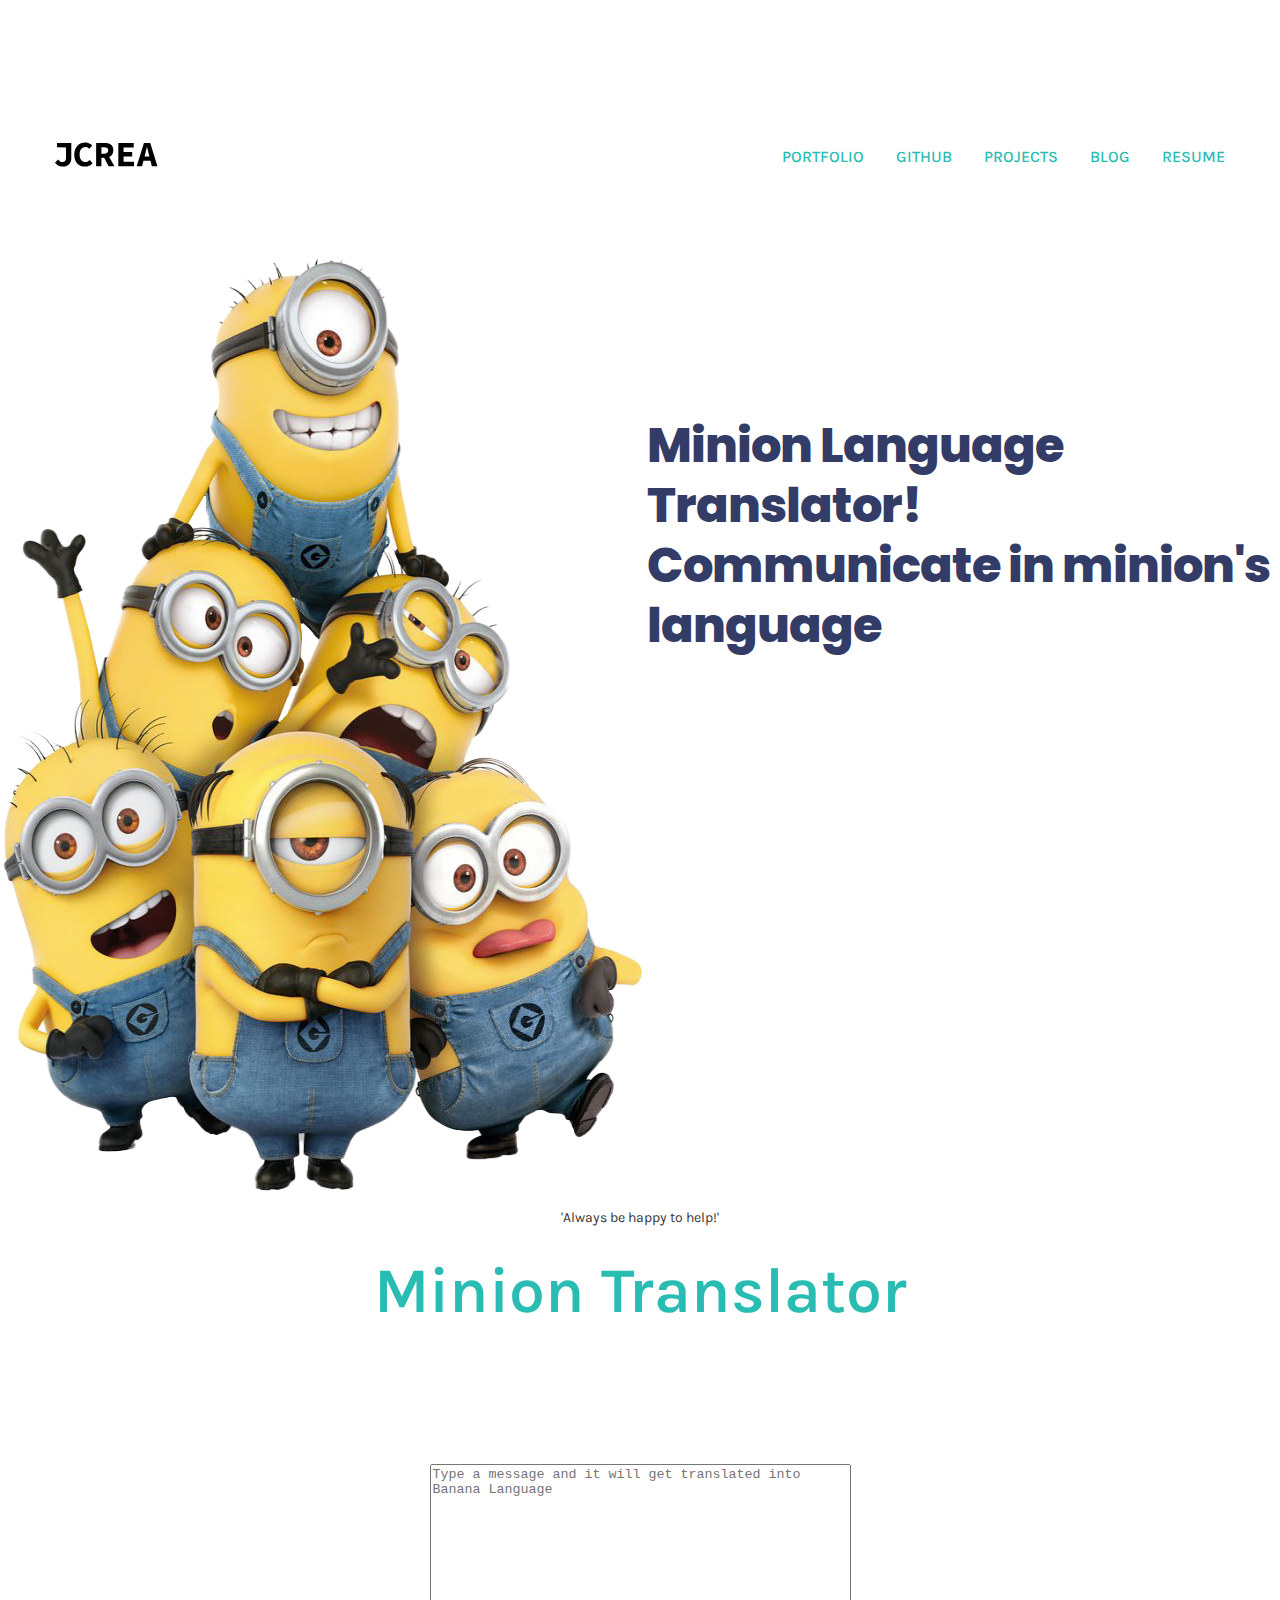
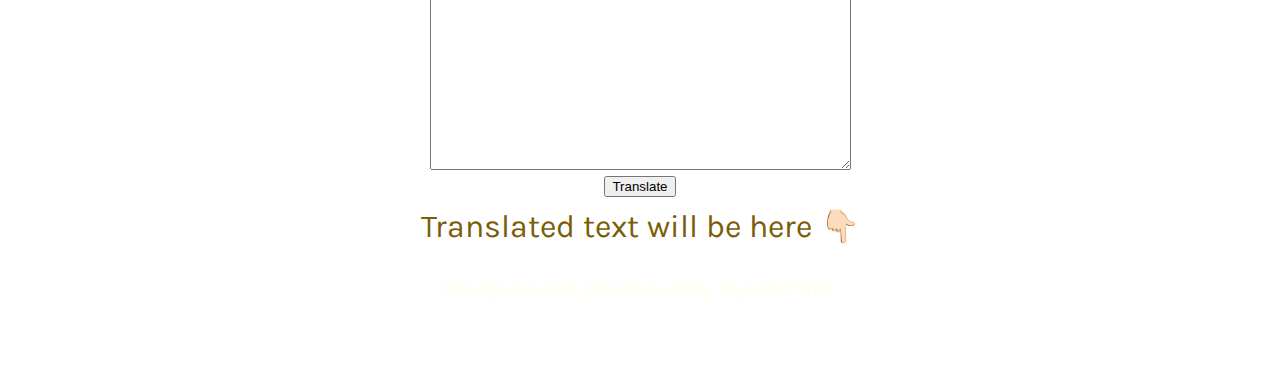
<file: minion translator.html>
<!DOCTYPE html>
<html lang="en">

<head>
    <meta charset="UTF-8">
    <meta http-equiv="X-UA-Compatible" content="IE=edge">
    <meta name="viewport" content="width=device-width, initial-scale=1.0">
    <link rel="stylesheet" href="style.css">
    <title>Portfolio</title>
    <link rel = "icon" href = 
        "JCREA-icon.svg">
</head>

<body>

    <header class="header-minion">
        <nav class="navbar container">
            <div class="logo">
                
                    <svg width="auto" height="25" id="Layer_1" data-name="Layer 1" xmlns="http://www.w3.org/2000/svg"
                        viewBox="0 0 2044 497">
                        <defs>
                            <style>
                                .cls-1 {
                                    fill: #191919;
                                }
                            </style>
                        </defs>
                        <title>JCREA</title>
                        <path class="first_name-minion"
                            d="M0,412.53,60.07,348c26.37,32.86,57.54,50.62,88.06,50.65,46.94,0,71.1-20.4,71.14-83.5l.16-208.26L39.2,106.71l.07-87.43,284.84.22-.23,304.23c-.07,90.3-44.68,165-172.35,164.93C100.33,488.63,40.2,468.63,0,412.53Z">
                        </path>
                        <path class="last_name-minion"
                            d="M382.35,252.59c.12-152.7,97-241.25,220.62-241.15,58.5,0,106.47,27.94,137.66,58.69l-57.56,64.45c-22-20.38-46.82-33.09-80.17-33.12-65.51,0-113.39,55.52-113.45,147.78C489.37,343.92,537.16,398.9,606.78,399c33.28,0,60.76-16.28,83.17-40.6l57.44,63.1c-37.67,44.44-89.33,67.6-151.45,67.55C481.23,488.91,382.23,408,382.35,252.59Z">
                        </path>
                        <path class="last_name-minion"
                            d="M1182.12,481,1077.9,296.62c49.28-22.21,82.27-65.11,82.32-132.78.09-109.58-80.33-143.56-178.09-143.64l-164.06-.12-.35,460.61,104.65.08.12-165.69,54.86,0,87.93,165.75ZM922.65,102.9l50.91,0c54.88,0,84.31,15.35,84.27,60.82,0,45.09-29.49,68.63-84.37,68.59l-50.91,0Z">
                        </path>
                        <path class="last_name-minion"
                            d="M1259,20.41l305.9.23-.07,87.4-201.44-.15-.07,92.38,171.15.13-.07,87.4-171.15-.13-.08,106,208.53.16-.07,87.43-313-.24Z">
                        </path>
                        <path class="last_name-minion"
                            d="M1926,481.52l110.74.09L1893.39,20.89,1768.2,20.8,1624.11,481.3l106.9.08,28.25-109.53,138.88.1ZM1780.2,290.64l11-42.42c11.72-46,24.59-99.92,35.93-148.52h2.83c11.08,48.62,25.07,102.59,36.73,148.58l10.8,42.44Z">
                        </path>
                    </svg>
            </div>
            <ul class="navbar__links">
                <li class="navbar__links-item"><a class="minions-header-links" href="index.html">PORTFOLIO</a> </li>
                <li class="navbar__links-item"><a class="minions-header-links" href="https://github.com/Jayesh3636" target="_blank">GITHUB</a> </li>
                <li class="navbar__links-item"><a class="minions-header-links" href="projects.html">PROJECTS</a> </li>
                <li class="navbar__links-item"><a class="minions-header-links" href="Blogspot.html">BLOG</a> </li>
                <li class="navbar__links-item"><a class="minions-header-links" href="resume.html">RESUME</a> </li>
            </ul>

        </nav>
    </header>
    <main class="section">
        <section class="blog-middle-content">
            <div><img src="minions.png" height="938px" ></img>
            </div>
            <div class="middle-text">
                <div class="centered-block">
                 <h1 class="blog__title">
                        Minion Language Translator!<br>
                        <span class="hero-minions__title-intro">Communicate in minion's language</span>
                    </h1>
            
                    </div>
                </div>
        
    
    </div></section>
    
    <center><div class="thghttext-minion">
    <P>'Always <span class="thghtext-2-minion">be happy to help!'</span> </P>
</div></center>

    <div >
        <section class="technicalskillbg">
    <h2 id="h2-ts"> Minion Translator </h2>
    <p class="abouttext"></p>

<center> <div class="minions-t">
        <textarea name="input"  cols="50" rows="20" id="inpText"
            placeholder="Type a message and it will get translated into Banana Language"></textarea>
<br>
        <button id="translateBtn">Translate </button>
<br>
        <div class="txt" style="font-size: 2rem; color: rgb(121, 94, 7);"><br>
            Translated text will be here 👇🏻
        </div>
<br>
        <div class="output"></div></center>
   
</main>
<script src="app.js"></script>
<footer class="footer-minion"><center>
    <div class="">
        <div class="footer__section">Designed and developed by Jayesh Patil.</div>
        <ul class="footer__social-list ">
            <li class="footer__social-item">
                <a class="footer__social-link" href="https://github.com/Jayesh3636" target="_blank" rel="noopener noreferrer"
                    aria-label="GitHub">
                    <svg class="footer__social-icon" role="img" viewBox="0 0 24 24" >
                        <title>GitHub icon</title>
                        <path
                            d="M12 .297c-6.63 0-12 5.373-12 12 0 5.303 3.438 9.8 8.205 11.385.6.113.82-.258.82-.577 0-.285-.01-1.04-.015-2.04-3.338.724-4.042-1.61-4.042-1.61C4.422 18.07 3.633 17.7 3.633 17.7c-1.087-.744.084-.729.084-.729 1.205.084 1.838 1.236 1.838 1.236 1.07 1.835 2.809 1.305 3.495.998.108-.776.417-1.305.76-1.605-2.665-.3-5.466-1.332-5.466-5.93 0-1.31.465-2.38 1.235-3.22-.135-.303-.54-1.523.105-3.176 0 0 1.005-.322 3.3 1.23.96-.267 1.98-.399 3-.405 1.02.006 2.04.138 3 .405 2.28-1.552 3.285-1.23 3.285-1.23.645 1.653.24 2.873.12 3.176.765.84 1.23 1.91 1.23 3.22 0 4.61-2.805 5.625-5.475 5.92.42.36.81 1.096.81 2.22 0 1.606-.015 2.896-.015 3.286 0 .315.21.69.825.57C20.565 22.092 24 17.592 24 12.297c0-6.627-5.373-12-12-12">
                        </path>
                    </svg></a></li>
            <li class="footer__social-item"><a class="footer__social-link" href="www.twitter.com" target="_blank"
                    rel="noopener noreferrer" aria-label="Twitter">
                    <svg class="footer__social-icon" role="img" viewBox="0 0 24 24" >
                        <title>Twitter icon</title>
                        <path
                            d="M23.954 4.569c-.885.389-1.83.654-2.825.775 1.014-.611 1.794-1.574 2.163-2.723-.951.555-2.005.959-3.127 1.184-.896-.959-2.173-1.559-3.591-1.559-2.717 0-4.92 2.203-4.92 4.917 0 .39.045.765.127 1.124C7.691 8.094 4.066 6.13 1.64 3.161c-.427.722-.666 1.561-.666 2.475 0 1.71.87 3.213 2.188 4.096-.807-.026-1.566-.248-2.228-.616v.061c0 2.385 1.693 4.374 3.946 4.827-.413.111-.849.171-1.296.171-.314 0-.615-.03-.916-.086.631 1.953 2.445 3.377 4.604 3.417-1.68 1.319-3.809 2.105-6.102 2.105-.39 0-.779-.023-1.17-.067 2.189 1.394 4.768 2.209 7.557 2.209 9.054 0 13.999-7.496 13.999-13.986 0-.209 0-.42-.015-.63.961-.689 1.8-1.56 2.46-2.548l-.047-.02z">
                        </path>
                    </svg></a></li>
            <li class="footer__social-item"><a class="footer__social-link" href="www.dribble.com" target="_blank"
                    rel="noopener noreferrer" aria-label="Dribbble">
                    <svg class="footer__social-icon" role="img" viewBox="0 0 24 24" >
                        <title>Dribbble icon</title>
                        <path
                            d="M12 24C5.385 24 0 18.615 0 12S5.385 0 12 0s12 5.385 12 12-5.385 12-12 12zm10.12-10.358c-.35-.11-3.17-.953-6.384-.438 1.34 3.684 1.887 6.684 1.992 7.308 2.3-1.555 3.936-4.02 4.395-6.87zm-6.115 7.808c-.153-.9-.75-4.032-2.19-7.77l-.066.02c-5.79 2.015-7.86 6.025-8.04 6.4 1.73 1.358 3.92 2.166 6.29 2.166 1.42 0 2.77-.29 4-.814zm-11.62-2.58c.232-.4 3.045-5.055 8.332-6.765.135-.045.27-.084.405-.12-.26-.585-.54-1.167-.832-1.74C7.17 11.775 2.206 11.71 1.756 11.7l-.004.312c0 2.633.998 5.037 2.634 6.855zm-2.42-8.955c.46.008 4.683.026 9.477-1.248-1.698-3.018-3.53-5.558-3.8-5.928-2.868 1.35-5.01 3.99-5.676 7.17zM9.6 2.052c.282.38 2.145 2.914 3.822 6 3.645-1.365 5.19-3.44 5.373-3.702-1.81-1.61-4.19-2.586-6.795-2.586-.825 0-1.63.1-2.4.285zm10.335 3.483c-.218.29-1.935 2.493-5.724 4.04.24.49.47.985.68 1.486.08.18.15.36.22.53 3.41-.43 6.8.26 7.14.33-.02-2.42-.88-4.64-2.31-6.38z">
                        </path>
                    </svg></a></li>
            <li class="footer__social-item"><a class="footer__social-link" href="https://www.linkedin.com/in/jayesh-patil-150b60150/" target="_blank"
                    rel="noopener noreferrer" aria-label="LinkedIn">
                    <svg class="footer__social-icon" viewBox="0 0 24 24" >
                        <title>LinkedIn icon</title>
                        <path
                            d="M20 0a4 4 0 014 4v16a4 4 0 01-4 4H4a4 4 0 01-4-4V4a4 4 0 014-4h16zm0 2H4a2 2 0 00-2 2v16a2 2 0 002 2h16a2 2 0 002-2V4a2 2 0 00-2-2zm-7.231 7v1.576h.037C13.193 9.809 14.134 9 15.54 9 18.46 9 19 11.019 19 13.646V19h-2.883v-4.743c0-1.131-.022-2.587-1.502-2.587-1.503 0-1.733 1.23-1.733 2.503V19H10V9h2.769zM8 9v10H5V9h3zM6.5 4a1.72 1.72 0 110 3.44A1.72 1.72 0 016.5 4z"
                            fill-rule="nonzero"></path>
                    </svg></a></li>
            <li class="footer__social-item"><a class="footer__social-link" href="https://www.instagram.com/_.__jayesh__._/" target="_blank"
                    rel="noopener noreferrer" aria-label="Instagram">
                    <svg class="footer__social-icon" role="img" viewBox="0 0 24 24" >
                        <title>Instagram icon</title>
                        <path
                            d="M12 0C8.74 0 8.333.015 7.053.072 5.775.132 4.905.333 4.14.63c-.789.306-1.459.717-2.126 1.384S.935 3.35.63 4.14C.333 4.905.131 5.775.072 7.053.012 8.333 0 8.74 0 12s.015 3.667.072 4.947c.06 1.277.261 2.148.558 2.913.306.788.717 1.459 1.384 2.126.667.666 1.336 1.079 2.126 1.384.766.296 1.636.499 2.913.558C8.333 23.988 8.74 24 12 24s3.667-.015 4.947-.072c1.277-.06 2.148-.262 2.913-.558.788-.306 1.459-.718 2.126-1.384.666-.667 1.079-1.335 1.384-2.126.296-.765.499-1.636.558-2.913.06-1.28.072-1.687.072-4.947s-.015-3.667-.072-4.947c-.06-1.277-.262-2.149-.558-2.913-.306-.789-.718-1.459-1.384-2.126C21.319 1.347 20.651.935 19.86.63c-.765-.297-1.636-.499-2.913-.558C15.667.012 15.26 0 12 0zm0 2.16c3.203 0 3.585.016 4.85.071 1.17.055 1.805.249 2.227.415.562.217.96.477 1.382.896.419.42.679.819.896 1.381.164.422.36 1.057.413 2.227.057 1.266.07 1.646.07 4.85s-.015 3.585-.074 4.85c-.061 1.17-.256 1.805-.421 2.227-.224.562-.479.96-.899 1.382-.419.419-.824.679-1.38.896-.42.164-1.065.36-2.235.413-1.274.057-1.649.07-4.859.07-3.211 0-3.586-.015-4.859-.074-1.171-.061-1.816-.256-2.236-.421-.569-.224-.96-.479-1.379-.899-.421-.419-.69-.824-.9-1.38-.165-.42-.359-1.065-.42-2.235-.045-1.26-.061-1.649-.061-4.844 0-3.196.016-3.586.061-4.861.061-1.17.255-1.814.42-2.234.21-.57.479-.96.9-1.381.419-.419.81-.689 1.379-.898.42-.166 1.051-.361 2.221-.421 1.275-.045 1.65-.06 4.859-.06l.045.03zm0 3.678c-3.405 0-6.162 2.76-6.162 6.162 0 3.405 2.76 6.162 6.162 6.162 3.405 0 6.162-2.76 6.162-6.162 0-3.405-2.76-6.162-6.162-6.162zM12 16c-2.21 0-4-1.79-4-4s1.79-4 4-4 4 1.79 4 4-1.79 4-4 4zm7.846-10.405c0 .795-.646 1.44-1.44 1.44-.795 0-1.44-.646-1.44-1.44 0-.794.646-1.439 1.44-1.439.793-.001 1.44.645 1.44 1.439z">
                        </path>
                    </svg></a></li>
        </ul>
    </div></center>
</footer>



</body>

</html>
</file>
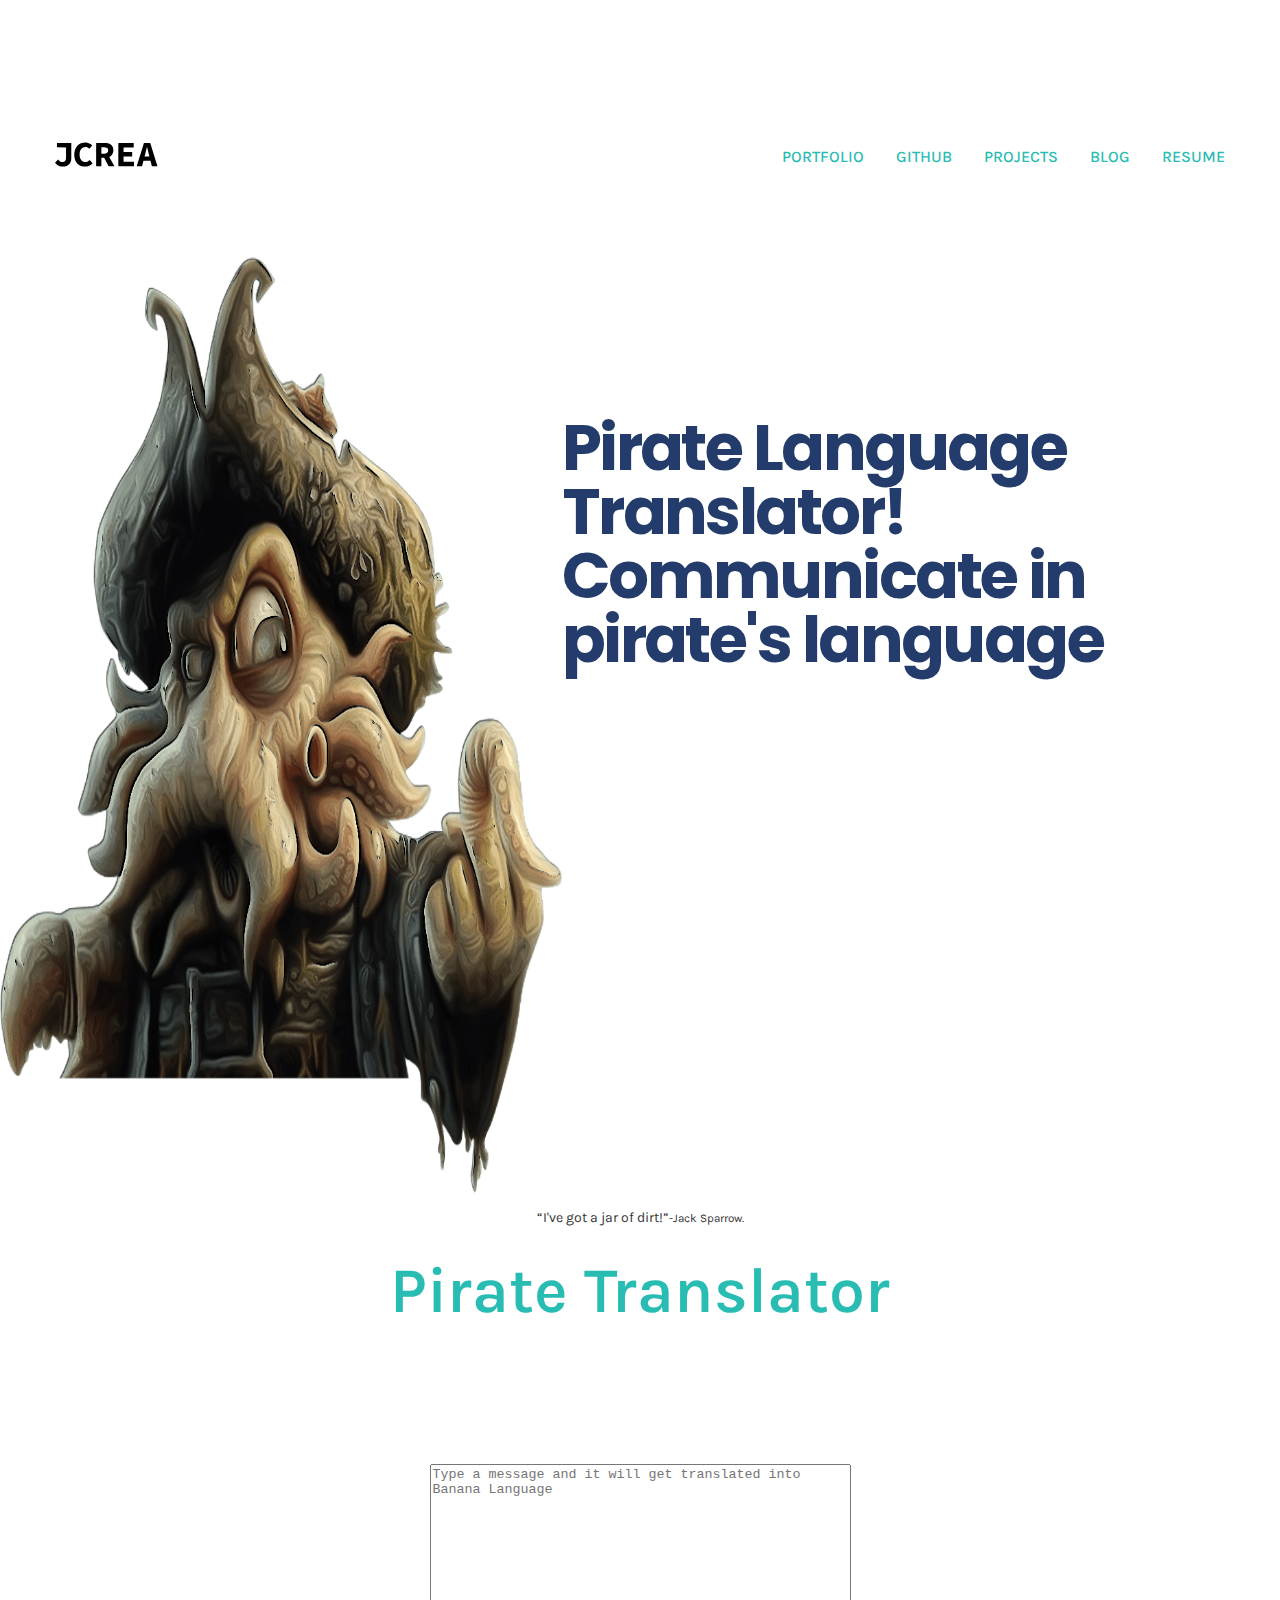
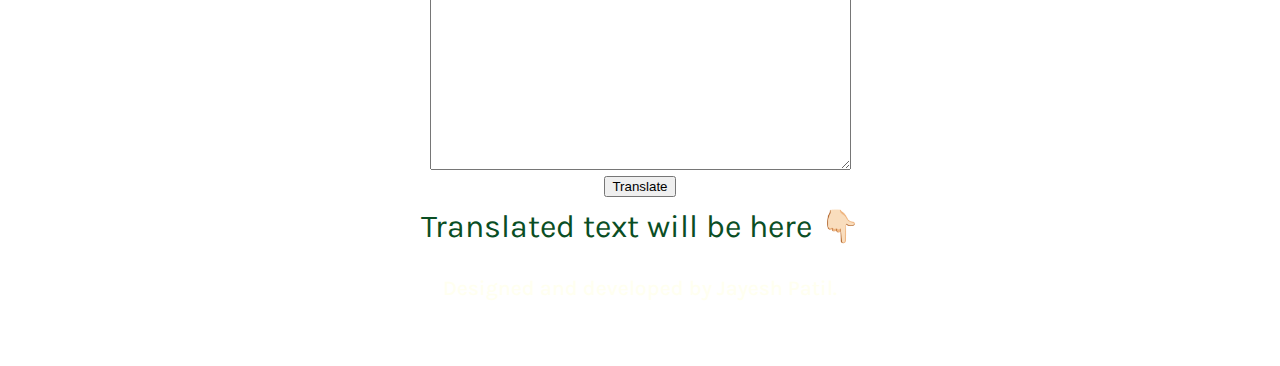
<file: pirate-translator.html>
<!DOCTYPE html>
<html lang="en">

<head>
    <meta charset="UTF-8">
    <meta http-equiv="X-UA-Compatible" content="IE=edge">
    <meta name="viewport" content="width=device-width, initial-scale=1.0">
    <link rel="stylesheet" href="style.css">
    <title>Portfolio</title>
    <link rel = "icon" href = 
        "JCREA-icon.svg">
</head>

<body>

    <header class="header-pirate">
        <nav class="navbar container">
            <div class="logo">
                
                    <svg width="auto" height="25" id="Layer_1" data-name="Layer 1" xmlns="http://www.w3.org/2000/svg"
                        viewBox="0 0 2044 497">
                        <defs>
                            <style>
                                .cls-1 {
                                    fill: #191919;
                                }
                            </style>
                        </defs>
                        <title>JCREA</title>
                        <path class="first_name-pirate"
                            d="M0,412.53,60.07,348c26.37,32.86,57.54,50.62,88.06,50.65,46.94,0,71.1-20.4,71.14-83.5l.16-208.26L39.2,106.71l.07-87.43,284.84.22-.23,304.23c-.07,90.3-44.68,165-172.35,164.93C100.33,488.63,40.2,468.63,0,412.53Z">
                        </path>
                        <path class="last_name-pirate"
                            d="M382.35,252.59c.12-152.7,97-241.25,220.62-241.15,58.5,0,106.47,27.94,137.66,58.69l-57.56,64.45c-22-20.38-46.82-33.09-80.17-33.12-65.51,0-113.39,55.52-113.45,147.78C489.37,343.92,537.16,398.9,606.78,399c33.28,0,60.76-16.28,83.17-40.6l57.44,63.1c-37.67,44.44-89.33,67.6-151.45,67.55C481.23,488.91,382.23,408,382.35,252.59Z">
                        </path>
                        <path class="last_name-pirate"
                            d="M1182.12,481,1077.9,296.62c49.28-22.21,82.27-65.11,82.32-132.78.09-109.58-80.33-143.56-178.09-143.64l-164.06-.12-.35,460.61,104.65.08.12-165.69,54.86,0,87.93,165.75ZM922.65,102.9l50.91,0c54.88,0,84.31,15.35,84.27,60.82,0,45.09-29.49,68.63-84.37,68.59l-50.91,0Z">
                        </path>
                        <path class="last_name-pirate"
                            d="M1259,20.41l305.9.23-.07,87.4-201.44-.15-.07,92.38,171.15.13-.07,87.4-171.15-.13-.08,106,208.53.16-.07,87.43-313-.24Z">
                        </path>
                        <path class="last_name-pirate"
                            d="M1926,481.52l110.74.09L1893.39,20.89,1768.2,20.8,1624.11,481.3l106.9.08,28.25-109.53,138.88.1ZM1780.2,290.64l11-42.42c11.72-46,24.59-99.92,35.93-148.52h2.83c11.08,48.62,25.07,102.59,36.73,148.58l10.8,42.44Z">
                        </path>
                    </svg>
            </div>
            <ul class="navbar__links">
                <li class="navbar__links-item"><a class="pirates-header-links" href="index.html">PORTFOLIO</a> </li>
                <li class="navbar__links-item"><a class="pirates-header-links" href="https://github.com/Jayesh3636" target="_blank">GITHUB</a> </li>
                <li class="navbar__links-item"><a class="pirates-header-links" href="projects.html">PROJECTS</a> </li>
                <li class="navbar__links-item"><a class="pirates-header-links" href="Blogspot.html">BLOG</a> </li>
                <li class="navbar__links-item"><a class="pirates-header-links" href="resume.html">RESUME</a> </li>
            </ul>

        </nav>
    </header>
    <main class="section">
        <section class="blog-middle-content">
            <div><img src="pirate.png" height="938px" ></img>
            </div>
            <div class="middle-text">
                <div class="centered-block">
                 <h1 class="pirate__title">
                        Pirate Language Translator!<br>
                        <span class="hero-pirates__title-intro">Communicate in pirate's language</span>
                    </h1>
            
                    </div>
                </div>
        
    
    </div></section>
    
    <center><div class="thghttext-pirate">
    <P>  <span class="thghtext-2-pirate">“I've got a jar of dirt!”</span><small>-Jack Sparrow. </small></P>
</div></center>

    <div >
        <section class="technicalskillbg">
    <h2 id="h2-ts"> Pirate Translator </h2>
    <p class="abouttext"></p>

<center> <div class="pirates-t">
        <textarea name="input"  cols="50" rows="20" id="inpText"
            placeholder="Type a message and it will get translated into Banana Language"></textarea>
<br>
        <button id="translateBtn-p">Translate </button>
<br>
        <div class="txt" style="font-size: 2rem; color: rgb(10, 78, 36);"><br>
            Translated text will be here 👇🏻
        </div>
<br>
        <div class="output"></div></center>
   
</main>
<script src="app-pirate.js"></script>
<footer class="footer-pirate"><center>
    <div class="">
        <div class="footer__section">Designed and developed by Jayesh Patil.</div>
        <ul class="footer__social-list ">
            <li class="footer__social-item">
                <a class="footer__social-link" href="https://github.com/Jayesh3636" target="_blank" rel="noopener noreferrer"
                    aria-label="GitHub">
                    <svg class="footer__social-icon" role="img" viewBox="0 0 24 24" >
                        <title>GitHub icon</title>
                        <path
                            d="M12 .297c-6.63 0-12 5.373-12 12 0 5.303 3.438 9.8 8.205 11.385.6.113.82-.258.82-.577 0-.285-.01-1.04-.015-2.04-3.338.724-4.042-1.61-4.042-1.61C4.422 18.07 3.633 17.7 3.633 17.7c-1.087-.744.084-.729.084-.729 1.205.084 1.838 1.236 1.838 1.236 1.07 1.835 2.809 1.305 3.495.998.108-.776.417-1.305.76-1.605-2.665-.3-5.466-1.332-5.466-5.93 0-1.31.465-2.38 1.235-3.22-.135-.303-.54-1.523.105-3.176 0 0 1.005-.322 3.3 1.23.96-.267 1.98-.399 3-.405 1.02.006 2.04.138 3 .405 2.28-1.552 3.285-1.23 3.285-1.23.645 1.653.24 2.873.12 3.176.765.84 1.23 1.91 1.23 3.22 0 4.61-2.805 5.625-5.475 5.92.42.36.81 1.096.81 2.22 0 1.606-.015 2.896-.015 3.286 0 .315.21.69.825.57C20.565 22.092 24 17.592 24 12.297c0-6.627-5.373-12-12-12">
                        </path>
                    </svg></a></li>
            <li class="footer__social-item"><a class="footer__social-link" href="www.twitter.com" target="_blank"
                    rel="noopener noreferrer" aria-label="Twitter">
                    <svg class="footer__social-icon" role="img" viewBox="0 0 24 24" >
                        <title>Twitter icon</title>
                        <path
                            d="M23.954 4.569c-.885.389-1.83.654-2.825.775 1.014-.611 1.794-1.574 2.163-2.723-.951.555-2.005.959-3.127 1.184-.896-.959-2.173-1.559-3.591-1.559-2.717 0-4.92 2.203-4.92 4.917 0 .39.045.765.127 1.124C7.691 8.094 4.066 6.13 1.64 3.161c-.427.722-.666 1.561-.666 2.475 0 1.71.87 3.213 2.188 4.096-.807-.026-1.566-.248-2.228-.616v.061c0 2.385 1.693 4.374 3.946 4.827-.413.111-.849.171-1.296.171-.314 0-.615-.03-.916-.086.631 1.953 2.445 3.377 4.604 3.417-1.68 1.319-3.809 2.105-6.102 2.105-.39 0-.779-.023-1.17-.067 2.189 1.394 4.768 2.209 7.557 2.209 9.054 0 13.999-7.496 13.999-13.986 0-.209 0-.42-.015-.63.961-.689 1.8-1.56 2.46-2.548l-.047-.02z">
                        </path>
                    </svg></a></li>
            <li class="footer__social-item"><a class="footer__social-link" href="www.dribble.com" target="_blank"
                    rel="noopener noreferrer" aria-label="Dribbble">
                    <svg class="footer__social-icon" role="img" viewBox="0 0 24 24" >
                        <title>Dribbble icon</title>
                        <path
                            d="M12 24C5.385 24 0 18.615 0 12S5.385 0 12 0s12 5.385 12 12-5.385 12-12 12zm10.12-10.358c-.35-.11-3.17-.953-6.384-.438 1.34 3.684 1.887 6.684 1.992 7.308 2.3-1.555 3.936-4.02 4.395-6.87zm-6.115 7.808c-.153-.9-.75-4.032-2.19-7.77l-.066.02c-5.79 2.015-7.86 6.025-8.04 6.4 1.73 1.358 3.92 2.166 6.29 2.166 1.42 0 2.77-.29 4-.814zm-11.62-2.58c.232-.4 3.045-5.055 8.332-6.765.135-.045.27-.084.405-.12-.26-.585-.54-1.167-.832-1.74C7.17 11.775 2.206 11.71 1.756 11.7l-.004.312c0 2.633.998 5.037 2.634 6.855zm-2.42-8.955c.46.008 4.683.026 9.477-1.248-1.698-3.018-3.53-5.558-3.8-5.928-2.868 1.35-5.01 3.99-5.676 7.17zM9.6 2.052c.282.38 2.145 2.914 3.822 6 3.645-1.365 5.19-3.44 5.373-3.702-1.81-1.61-4.19-2.586-6.795-2.586-.825 0-1.63.1-2.4.285zm10.335 3.483c-.218.29-1.935 2.493-5.724 4.04.24.49.47.985.68 1.486.08.18.15.36.22.53 3.41-.43 6.8.26 7.14.33-.02-2.42-.88-4.64-2.31-6.38z">
                        </path>
                    </svg></a></li>
            <li class="footer__social-item"><a class="footer__social-link" href="https://www.linkedin.com/in/jayesh-patil-150b60150/" target="_blank"
                    rel="noopener noreferrer" aria-label="LinkedIn">
                    <svg class="footer__social-icon" viewBox="0 0 24 24" >
                        <title>LinkedIn icon</title>
                        <path
                            d="M20 0a4 4 0 014 4v16a4 4 0 01-4 4H4a4 4 0 01-4-4V4a4 4 0 014-4h16zm0 2H4a2 2 0 00-2 2v16a2 2 0 002 2h16a2 2 0 002-2V4a2 2 0 00-2-2zm-7.231 7v1.576h.037C13.193 9.809 14.134 9 15.54 9 18.46 9 19 11.019 19 13.646V19h-2.883v-4.743c0-1.131-.022-2.587-1.502-2.587-1.503 0-1.733 1.23-1.733 2.503V19H10V9h2.769zM8 9v10H5V9h3zM6.5 4a1.72 1.72 0 110 3.44A1.72 1.72 0 016.5 4z"
                            fill-rule="nonzero"></path>
                    </svg></a></li>
            <li class="footer__social-item"><a class="footer__social-link" href="https://www.instagram.com/_.__jayesh__._/" target="_blank"
                    rel="noopener noreferrer" aria-label="Instagram">
                    <svg class="footer__social-icon" role="img" viewBox="0 0 24 24" >
                        <title>Instagram icon</title>
                        <path
                            d="M12 0C8.74 0 8.333.015 7.053.072 5.775.132 4.905.333 4.14.63c-.789.306-1.459.717-2.126 1.384S.935 3.35.63 4.14C.333 4.905.131 5.775.072 7.053.012 8.333 0 8.74 0 12s.015 3.667.072 4.947c.06 1.277.261 2.148.558 2.913.306.788.717 1.459 1.384 2.126.667.666 1.336 1.079 2.126 1.384.766.296 1.636.499 2.913.558C8.333 23.988 8.74 24 12 24s3.667-.015 4.947-.072c1.277-.06 2.148-.262 2.913-.558.788-.306 1.459-.718 2.126-1.384.666-.667 1.079-1.335 1.384-2.126.296-.765.499-1.636.558-2.913.06-1.28.072-1.687.072-4.947s-.015-3.667-.072-4.947c-.06-1.277-.262-2.149-.558-2.913-.306-.789-.718-1.459-1.384-2.126C21.319 1.347 20.651.935 19.86.63c-.765-.297-1.636-.499-2.913-.558C15.667.012 15.26 0 12 0zm0 2.16c3.203 0 3.585.016 4.85.071 1.17.055 1.805.249 2.227.415.562.217.96.477 1.382.896.419.42.679.819.896 1.381.164.422.36 1.057.413 2.227.057 1.266.07 1.646.07 4.85s-.015 3.585-.074 4.85c-.061 1.17-.256 1.805-.421 2.227-.224.562-.479.96-.899 1.382-.419.419-.824.679-1.38.896-.42.164-1.065.36-2.235.413-1.274.057-1.649.07-4.859.07-3.211 0-3.586-.015-4.859-.074-1.171-.061-1.816-.256-2.236-.421-.569-.224-.96-.479-1.379-.899-.421-.419-.69-.824-.9-1.38-.165-.42-.359-1.065-.42-2.235-.045-1.26-.061-1.649-.061-4.844 0-3.196.016-3.586.061-4.861.061-1.17.255-1.814.42-2.234.21-.57.479-.96.9-1.381.419-.419.81-.689 1.379-.898.42-.166 1.051-.361 2.221-.421 1.275-.045 1.65-.06 4.859-.06l.045.03zm0 3.678c-3.405 0-6.162 2.76-6.162 6.162 0 3.405 2.76 6.162 6.162 6.162 3.405 0 6.162-2.76 6.162-6.162 0-3.405-2.76-6.162-6.162-6.162zM12 16c-2.21 0-4-1.79-4-4s1.79-4 4-4 4 1.79 4 4-1.79 4-4 4zm7.846-10.405c0 .795-.646 1.44-1.44 1.44-.795 0-1.44-.646-1.44-1.44 0-.794.646-1.439 1.44-1.439.793-.001 1.44.645 1.44 1.439z">
                        </path>
                    </svg></a></li>
        </ul>
    </div></center>
</footer>



</body>

</html>
</file>
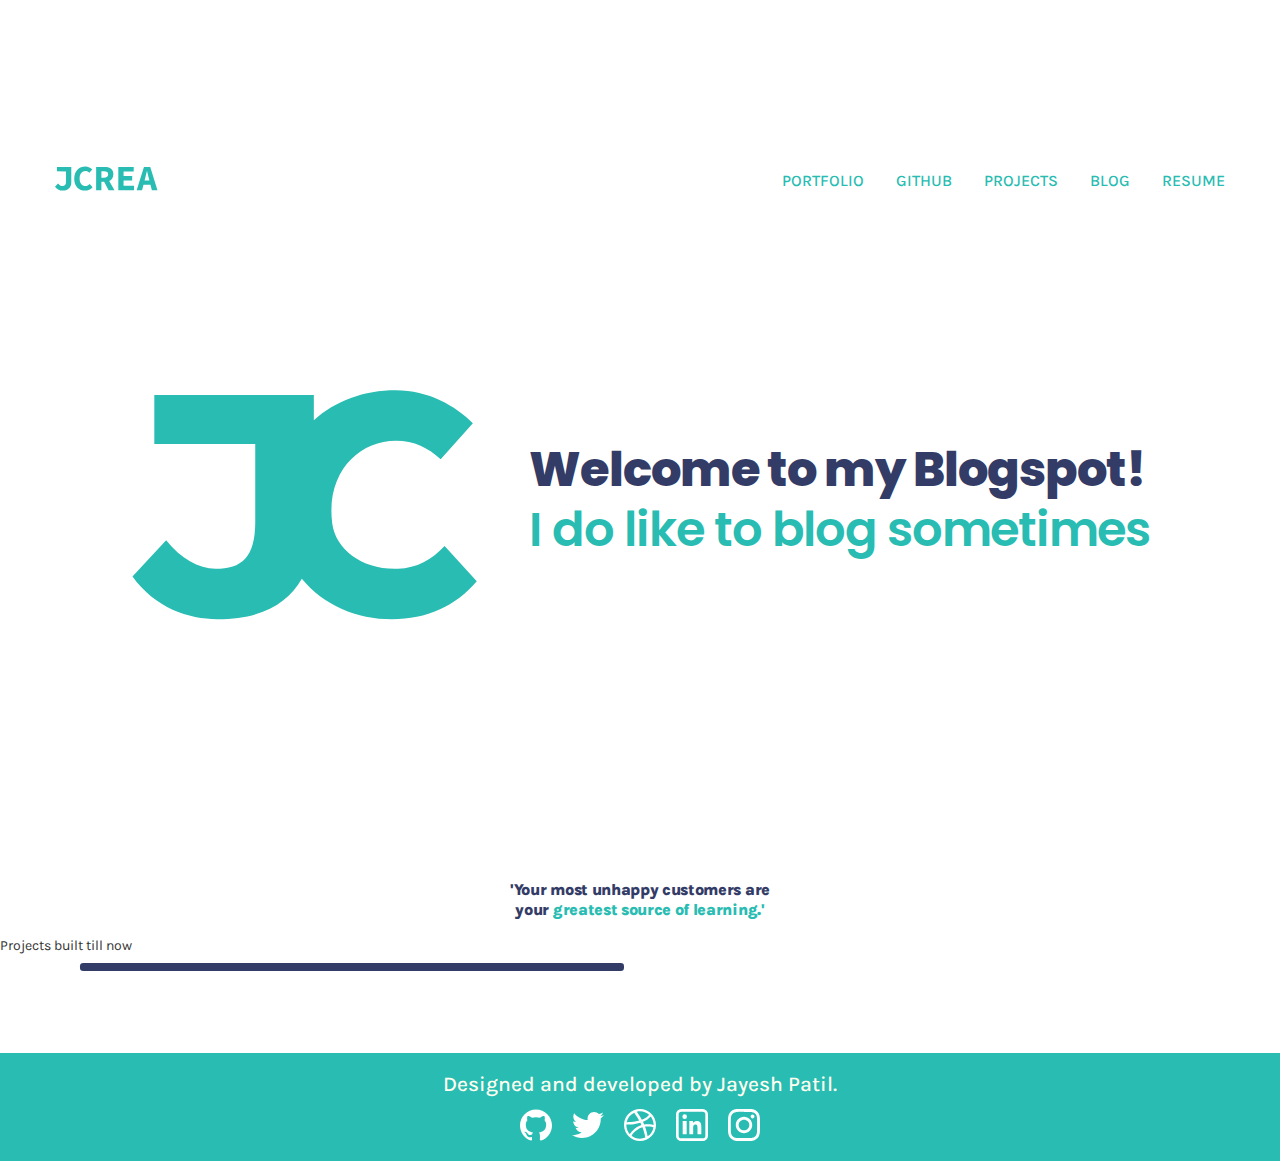
<file: projects.html>
<!DOCTYPE html>
<html lang="en">

<head>
    <meta charset="UTF-8">
    <meta http-equiv="X-UA-Compatible" content="IE=edge">
    <meta name="viewport" content="width=device-width, initial-scale=1.0">
    <link rel="stylesheet" href="style.css">
    <title>Portfolio:Projects</title>
    <link rel = "icon" href = 
        "JCREA-icon.svg">
</head>

<body>

    <header class="header">
        <nav class="navbar container">
            <div class="logo">
                
                    <svg width="auto" height="25" id="Layer_1" data-name="Layer 1" xmlns="http://www.w3.org/2000/svg"
                        viewBox="0 0 2044 497">
                        <defs>
                            <style>
                                .cls-1 {
                                    fill: #191919;
                                }
                            </style>
                        </defs>
                        <title>JCREA</title>
                        <path class="first_name"
                            d="M0,412.53,60.07,348c26.37,32.86,57.54,50.62,88.06,50.65,46.94,0,71.1-20.4,71.14-83.5l.16-208.26L39.2,106.71l.07-87.43,284.84.22-.23,304.23c-.07,90.3-44.68,165-172.35,164.93C100.33,488.63,40.2,468.63,0,412.53Z">
                        </path>
                        <path class="last_name"
                            d="M382.35,252.59c.12-152.7,97-241.25,220.62-241.15,58.5,0,106.47,27.94,137.66,58.69l-57.56,64.45c-22-20.38-46.82-33.09-80.17-33.12-65.51,0-113.39,55.52-113.45,147.78C489.37,343.92,537.16,398.9,606.78,399c33.28,0,60.76-16.28,83.17-40.6l57.44,63.1c-37.67,44.44-89.33,67.6-151.45,67.55C481.23,488.91,382.23,408,382.35,252.59Z">
                        </path>
                        <path class="last_name"
                            d="M1182.12,481,1077.9,296.62c49.28-22.21,82.27-65.11,82.32-132.78.09-109.58-80.33-143.56-178.09-143.64l-164.06-.12-.35,460.61,104.65.08.12-165.69,54.86,0,87.93,165.75ZM922.65,102.9l50.91,0c54.88,0,84.31,15.35,84.27,60.82,0,45.09-29.49,68.63-84.37,68.59l-50.91,0Z">
                        </path>
                        <path class="last_name"
                            d="M1259,20.41l305.9.23-.07,87.4-201.44-.15-.07,92.38,171.15.13-.07,87.4-171.15-.13-.08,106,208.53.16-.07,87.43-313-.24Z">
                        </path>
                        <path class="last_name"
                            d="M1926,481.52l110.74.09L1893.39,20.89,1768.2,20.8,1624.11,481.3l106.9.08,28.25-109.53,138.88.1ZM1780.2,290.64l11-42.42c11.72-46,24.59-99.92,35.93-148.52h2.83c11.08,48.62,25.07,102.59,36.73,148.58l10.8,42.44Z">
                        </path>
                    </svg>
            </div>
            <ul class="navbar__links">
                <li class="navbar__links-item"><a href="https://portfolio-jcrea.netlify.app">PORTFOLIO</a> </li>
                <li class="navbar__links-item"><a href="https://github.com/Jayesh3636" target="_blank">GITHUB</a> </li>
                <li class="navbar__links-item"><a href="projects.html">PROJECTS</a> </li>
                <li class="navbar__links-item"><a href="Blogspot.html">BLOG</a> </li>
                <li class="navbar__links-item"><a href="https://resume-jcrea.netlify.app">RESUME</a> </li>
            </ul>

        </nav>
    </header>
    <main class="section">
        <section class="blog-middle-content">
            <div><svg class="mid-logo" width="400" height="450" version="1.1" id="Layer_1" xmlns:x="&ns_extend;" xmlns:i="&ns_ai;" xmlns:graph="&ns_graphs;"
                xmlns="http://www.w3.org/2000/svg" xmlns:xlink="http://www.w3.org/1999/xlink" x="0px" y="0px" viewBox="0 0 905 608"
                style="enable-background:new 0 0 905 608;" xml:space="preserve">
           <style type="text/css">
               .st0{fill:#28BCB2;}
           </style>
           <switch>
               <foreignObject requiredExtensions="&ns_ai;" x="0" y="0" width="1" height="1">
                   <i:aipgfRef  xlink:href="#adobe_illustrator_pgf">
                   </i:aipgfRef>
               </foreignObject>
               <g i:extraneous="self">
                   <title>JCREA_Artboard 3</title>
                   <path class="st0" d="M811.4,409.3c-32.2,35.1-71.8,56.8-119.7,58.7c-90.4,3.5-160.4-49.5-169.1-115.8
                       c-17.3-132,68.9-213.2,163.2-213.2c48,0,83.7,18.3,115.5,47.6l82.8-93C839.1,49.2,770,9,685.8,9c-81.6,0-154.9,26.9-210.6,77.2V21
                       H65.1v126h259.5v200.4c0,91-34.7,120.5-102.3,120.5c-43.9,0-88.8-25.6-126.8-73L9,488.1C66.9,569,153.5,597.8,227.2,597.8
                       c114.1,0,182-41.6,217.1-104.2c57.2,68.9,141.1,104.2,231.8,104.2c89.4,0,163.8-33.5,218-97.6L811.4,409.3z"/>
               </g>
           </switch>
           <i:aipgf  id="adobe_illustrator_pgf" i:pgfEncoding="zstd/base64" i:pgfVersion="24">
               <![CDATA[
               KLUv/QBYDdACisS2jSmQAGCYDwDwe7dTy3YqKkFmDwwwjXOuwMI2sS1VHblSyiIAAACIIgAAAqEI
           /Aj4CB6JyDW43i0SUdtuAf/Tu0XyYxq+41nmB3g9tmrmeWn7x16NG/L8Vv058RcAc7i3SGS4EsD8
           8sgwhiW/3C1/mPXWbodXv+bI9b/M90wi4H/ckGc1Y1hfFXNDnnklU255bt2QZ+SGPB/WDXlaLo4b
           8swt2aKaB+Q3VtEwzP6u1yW/daiaD1j1/O36B/h1qJoP4jieV6FqPljBLCfhHP/Hk9XMfntmtlpz
           qJoPuCy//5bhMLby355Xc6umY1Z4y62QFrCSZy0ajlchLaD/G34FQM/skBYwY9FzSAugBdg1q6YF
           vPAtvyEtILaqa1dICwht+qVj86rHoU3b9q/p2LyKf4AfhzY91q8Mq0Kb7qFnmGbazZVi4SZux7bt
           L99v3Lq/Hdo0V83s8JZbtzyvXteXQ7v+rPdlhzY9DoitXvccxlb1SjUf/DieV2/shlX2O7/CmqZl
           F2x/VqiaD1Shaj6o6d7NGm7d8K2aD0JYzPVlOG59VgiLuXzI5wDC73pjcFjTdHqGNU3XPwBcs9wA
           Fcf6Mtz67BfWNF3T9b9luI4/a46xaPqjaVYY33aXVyu7DkDPd9hqzfWr4q0fh63W/GMVa46Fdbya
           WzL8XS/tqufXj9+V3UNXPdP2Xf8A8rwK63gV0ys7ZNWrN1aFdXzLH679CYB6ftFw3ApZ9eoV0m9c
           /wBzyKpXA247Vr3yD2ExFx3Dd8iqV6LIvWfCiSdszzLMzTKXdouEMz+bbr9wLOHgW5aYnZWj4Xj1
           cCgbziLhfGctt/1i7lkjcqzPqufV74g/Vr13PdMCKA6HfdcO/2Ov5ru/bXtMbKa5a8kt4Gv+JTbT
           fJf8vtb727ZEvFcwS6JnP0+7hlv05H0kUXlefY+Az5ItcfzX1seYfUS50acoGfYyPdOOlmE/zQk9
           f9Lzfm8PbMMhlwy/bFh+Qz8AfL/xLxkcF5U8/QTME3quV5Qb8oQoNz+XLPmrtyVvG2ZdMhzAh0Po
           e5MkypVhTzsavytP5zosg14uuPNvAZS79TFl9xw90ZI8zdOPLtm96ScdTdHO3fqYsjRXL/3tVmtT
           z3PcyrN5jeO/lj2O/zpW5BkAcD1X/AfFgmv39sTxrLVIYB89c7jvemcu+cXcM/qebfjL/hkutUh4
           yd0tx3G9WyQmLjaDWT9j8K3kN35VXABGzeUZdv2aE/BjOjavOBqOV7cM13T9A8w0aSRgngTw4RDK
           DXk4HnIXd89m2GqWYdxzwzGsem8B/8P9APW3f83herc5Fly7uAEr+dcvbctvfXOpRaIS8O9fu2Bz
           fdvcl+H4ns28WyQAgOt/22+Hm++ZhLNIPtZLj3U8r8h7pm04fu03FsI06/yxivv3G882zHG9z/D9
           xrMYbHP1p1+aSz3qSV/WXOfqOZ5XL5daJOVYluYLxy8H3/LL1b/Fmd0iYRXS935Z7/1jPYCW/Vf1
           bPb0u/Uxsfm+Z9XLBf9X2j3px5Nz7tEQRcvXzYIDKFF0wAABX7qCY7sH0LL9/T3397z3y/6Yjr12
           Izbf9myFsuVDgEaAxo9VL1y/Afr31G+ADqtYH7aa4y/PsmzLcUzALH4DiFzCYddvAJQtHz56wP1Z
           s+x/zYrh18r+90wF1/f9Mj5rluOYgI9zfNaswWRGDta/Vz/+HtvycfE8T0Sue86VPO3yDN+wPXM6
           8yf+HZSbHQnn43rs1XycS4br2/NZ8wqWQSKX6B+sfjMD3pi2YfbjUJ623TI8c+L3d0TuRNGTS8fz
           HPDWtWTBJSTvryX0XK8fd8sWkeMD6lee4XsFNzgR5Wnbe79sypIpKNKT/rZhzISjbSuOtmkbAEYq
           zr/vH78clkxBpQ6u9VmR0zaHqG2sEde5rm2dEcc3FsdNBlyG450LgOvcAce5AY5r24ARx7VNMuI4
           182xlzztZ0l2noacS80yRUtPmmZKchIlSbPspyfTnp5myLnSTMmUPE2y+zMlz5BrW4fj2vaOuM61
           bcPxH9Mx2CNq24L7sVcjcgnTHc/e1mcNPm1rcHIAs3wRtc3+8YDbc9eSlMFgyRRUGfu3PcDz4xV8
           1y8nZsPxrIoN8PwAMMZmyT9eee5acteS1/1y5I2HS3z6fXk4ljyb6dj8b3jm4erPkuHW63458Tx/
           4nn+cC97Vk+4Ffyi39oFx/G72ioY81rdbwCeer5hFoWT63/f7736tF1/Tv3G7ej+8htzbhl+OdwP
           AGO4+pXfmPPpOf4BZAqX4GL13Ppsgobf8OMSLhlevfWH+7jEvfoHqg3H+gCA6/le/dCnbXNLttCz
           uXZl2DWLOShUo20uGb5luObIswaFKunZ/T2uOZ5rjgy7vn3LPxabV5ZM8Txt82RCzjMrynf53/cb
           t6jUkx0tu3mmqU+5T3vnaIhy/mTBtYs6z9EzuJOXjIYMu+B6810vx/O07QzgwyH505temp0bz9H0
           3MlT7uS+c53z6MmZKckIzR/50xtUatd/wIuJzTToPYtn+3fu76rfD6rsb9x2rhF/1pxJTa5h37AM
           qn8863BOkp67lqDKL88arhHAhwN81NhNrgxREuU8gytDs4zhMhz5yJWhL8l/vzEd+x+Um1zJUxtW
           vzF6rhMmeYZh1+8YfJxrTNwO17BdMnzf3/Ndb8yCOrnGd702CDV2cuQa9VfFZhpWDM8mKN8tks7d
           b6ye2x/DLaq0SDxtC2CO40/i5HfAyjXseo7n1bb/aq45t/xjs9XMmjxFz3E005TsIZmi3NjRszxN
           n6bp2UP7d+CK52lbmpZcmaIc71zKNQTME5cMs+TZPPE8bRvR0exc4wMAtu03gPxmOBwfG53rnnsR
           9WLKNf79svIMJ1wB7HDkWPU7q+5agpJQOuuPb/jjedqW+LhEDN8vh3vZf8A78HGNem49T9t62JBn
           2K5/CIVaJJ6nbTwkPZfofPV8v/Vtz+LYwnGNer7fX6+ep20cD0fGV80sCcPD6bwZEcZ+GKZIVzA7
           FWTXCEwbdgKv8/uIUGrhkjbp5GMdQ8HU8LTl/pGa1aSEQcwgUyvo6JloWCvUQD8UzH7QEuwCEmkQ
           06ACgcsLgIwwNasPBIG04QlkBa29btcHQ4oZQ1GHXXRrh110nrYNhCuwixy8Ft3n4LXoSOkAo1th
           KthR0gFGdxoljI5yCi06FIHM6Fy2nClVTxqFqNHkHG2Vq9oqWxWu6whCeNomEolEIsMnvH0l9Bah
           tziht2QlV8UQ3r4iFjJEayFDLGSIFqdJoVBotNIkmuSqnQU5h0QPwuwPwuzP5xBoBBqBRmsLK1E8
           X+L0QJBx7AgakAt9GT0QZBw7ggbk8hE0LvSlQNCAdB4IMt6cBmSglKWG0dO2gdhAahgRvWEYLx0y
           ECMQGoZxQISlhvFmb/aDIMDbcpsKFIu3HDAqrkrF5W21UpGNJr6POLDYRxzIrYLqPTmNJl6m3gVf
           o+Wy3EIK8y7rUz1SmBoZPRAehZHtK/MqtX3b9lWwJUpnSxR6QaKcDiBbonQCqUTpDNJIOdWWEmU+
           yB53ziz8TPBIFJ21D5zVZZBUkH1IFJ0DYj3qcaopmMnZMmidldIWwxMjhmsrMapQo4lfxXBtYS4d
           ApJGpBFpEa4tbqtslavWKDf8Gi1eo0Yj0AB7ILxXeD0Qfu1UD4RfK6NKBUcjcFGjRiOGSFaSlWQl
           kYrwzkaEt68iobdkJVkpFCqVKH215wnoES0ZosU9beMyRIvTJDc0AhMpGkQAEmw8bZtDc2gOgTqO
           RNHXGUai6AyYPYfmkKuCssdV/IPP+T/4/B98/+DzGMeNcVzP6H6kKnxtpCp8lZGpCl9B1Pv5GOO4
           KkgQ47iqexNe0wNBOoLGhb54IMh4ob8GCDIiCBoX2k3VAgiCjBdanA10yFrwNVp8IOamaslVwQFZ
           OhvokIHYRzYM4zgQGzB8jXEgpqBTw2gPdAv5sk3+Zj/ISIZo8TnkqqDlZZt85hOCjJaDxOG7TR7l
           g4yWgwRBZpssB7fLNvnVAMHiNftBQA8WVK4KVtyb8KJGE48aTbynbdqG6oBQ7+eeth28ezQxQO6K
           q4PcM9Zo4j3lRbB4xbUYfeehB8JPOm+obSEvdVmdjetpW+Q/EF7hzk4PhL9RmG8PJorustwHOL/E
           Seet+AzhTYwqEXR/Hmk9AorwLhoFWJx5VWvPE9AlvANpwcTTYubxTRYkQm9xyslN1Q77X+KBJjHY
           EuVwoRfs6K3wQyKVIWhAGKTxMpmZPOX0LTIPhEfMUJYUpoKUQ8j5vF6QVJAgA0Y8BxZFoZYoBuHa
           8rStRrkq6Glb6HBtE6XPIpj9ucLTttA/+DzGcUWqBywSEB5FxVwchpEdvRfKBwHZjUEHLfqigxa9
           YLdzZuFRVF9BGN7OGripqvC0rcD+l+ix/yVOvCwiUfRJ5yUwjB/WR6ueVw7wiIc+cFSQQDFDVbh3
           SFU4B+SmKqVzVZC154nGniegp22JUqLoHQVjBQkMo00SrArGuqAs1NFDitzCIQi/jtxURZCkh8gl
           DUWK83UUH4pZveA8EN4wFtQWRKGELhq082bgjVdQIHBNg4sikSlWQ3oFM3xbgik2gHyJVznWhxNh
           Fw4Hli85qG3wkIlOIHZdocqCABUU3JFuCZ62lUimROc0FMyMgre8N1KzWqCFGcNRgqzr2eghcoSM
           ZkSSwdpQK6gthoixoHJIoYLN4DwQnlB3IBrUphAkip5QPWCxgCikKpwlqAjPakujdkXcYoTjghB2
           dugY6McDQljPwC+wnraJBsTJ2mHs51GRM50FaZMEdNtxsBgvAMZY7jtbBVMzhq5GlSt46FAzfWg4
           GrJNn0dV00kynXRQK3z0lxEiu6pKFP2fXKcR+Z02H8wEGpQF7Ksi+kqmgWMQzVZXSFaSnaAQTRrw
           i7vezJ3PhPLy8DQNeQ5gs01oIDPcFXeZVYqF+nRCrkElguGyZ8ESoPD6wFHBeH6oIMOyGluW1Hcx
           jgtS6trTtm7gwOIKAXZ0UBpDKF/dq+/k22MwIMjY+Qx8CBWUcekQEUOctQcWJ53fR3RealaHLYhC
           4QQkcqBxm7wKZeBexdM2EHJzWkOxIwcW72TgjSd+NOiCcs8NkJOofCrC17ETJfO0TZHCQnKf1bLG
           gcVXAigBjPgNCsI4bV13nYCoOJEI32hMOcCXgiaAG1JyOnFP2yClAUTcgGUIKtOnWHUH36IheNp2
           eiwKOFxwfBLRIcQQQTTdF/K0DZFiVMQpxC0vUfM/8M1D3NO208DFeO5ZwmP5cNKAvJAupmBmPPUc
           hpcCxMWziTf8pDpRMiiM/a0YhpOQCXnKYBWCYkwtGK4WkC2sROkdD0xWfgzSiHIRNn0eWNwTEmEe
           F2kKCgQu/yTS/ZvMYQCeW07AakgvjbUET9s4ApeWG5DIs2AmKxRMtRE7QEzMIFMTKw==
               ]]>
               <![CDATA[
               AWp72tb5r4Jt6gRKjm80VDopyKkb2tN8Ix/5ZapRNCpWli4CweEYU+1p20weWDzRY4OR9LloAqPO
           SrUo9VEL/MdX3A9qoB8EOtejabX8RCIfiVo2FExbDD1ti1wmLSdPLSGzWTnAUYL0tC0knwRqZWKe
           CjYmpkGFxEQjAsVTrbIdnXjgzcrEZVpgXiOy1F3UXj/K07bPQ4p8w3GY6gLbUdc2plVwiEYXtcXw
           0LkqOEMxY4i67FK9SaxdKfcDixtI6ec/covatKdUQVlpiyFkIDXpvBVOCyRo9UBRSRT9wFBJ1dil
           WdKBxWMDpQpKGJ5UOrMbU6PltxjxhNoCNpK5S1cBy4fGZmVWJJlZJjWZdZC69rQt9EIs+qbSpbxY
           pip87XAGuDeRVBD0NyKXT4mirx6SR/shtQUsLyjVlBBZMLehSKCCqnZ6iQxo6IVE9VDr2tO29aMq
           nMVH0Tm3KYZAQcwsMNERnYxqagMhYWypghnb2yRBYu3Kj/QQuc9wRseOMovO05iBXdhKJboX/Fp0
           aYEm0QnAVLDztK2DEBndozImupfZeYBeJfEW+z46hQrMTVvs5P5ARgfB2CAQIH0GFPl4vyAgIwOK
           XFSFIOCZKlXQY82rz5aoxbIGhNBUuSQmvpB2Yg4BsEt7ala7JOHtJTlTqqlOwFO8DgXhx3n93SKX
           eRZcDNUSpYOVhQoy1BKle81CBSuHyoxgIzDgCw5dwfYg+xUuShbuaZsHIlDXtVgSPj8QHx4EU5WV
           k6pw2nva5mmbKuGwHBQMB1nXHao9HYA+kpKiAzEba51gJAw6eP0QslfkJyY1qz1tO3hjSauIYahW
           co4SxigdYHQ14rs9beMmq8A22PnQaHkIKiuSC+QWIxjPRETx9Fnp+hlKSTUFTWoyETArEk/bIqZZ
           kaQZjqlxuiB1vf7XaOJXBWP1tO2HPG1TyY/WWqc6IYt6lRwRBWrlWUMIpFY4DUhde9r22pgpSve5
           Ua3lcQlFfoifQouuoRFIdC1MBTvPwWvRheHqAlPBDoMQGR2Gli06gQJCoWn9opuEK9AUZe930/FJ
           0R1u72mbp22I23vaNvG0rZY91Cr1UlTsOjYK9KHFEixm7yWSOohQJCXK5AiMknopbFdLxkLBg0WY
           uo5N0GINJPuRYARcG0mhskC1pLoyR2QjRChSH1p4jSRID5GDD04INhI5ItUtukVdJ9RRwug8rV90
           BpgKGkA0otswUEbnIBBowhXYmQ5eiw7xFYDdAAu16FoyBrvIVwB2GoTI6HyHXXjaZqBdio6gAalr
           VvZYPEYZMgNxe0/bBFql0/qRoNh1bJRklEbEYHAVEIQP1WQ4WaiumaNSGDCtrI4hbdWykLYer0lN
           DHctRjacd8YaTqq43KhMNcVBf1oR0eudsRzkaZssVKognZY8bfO0jfSUKD0mqZAh4qYoUCBVFrYQ
           gQjhm3kkA6aBhf0OHB9JqizZ1hThbCYya3PuaRtqSHDOKCWKLmcYfmO7FAfVAenABhyRbrpRrUgg
           DFkvsnTSxPtaFPpIXgUwSLELofh5SBHVilw2sh8J7OG6bIk1XBzdYaaChBQzhhrb1/XdIUUOs5Me
           s60NxyysRJTIIh3mVCgE3webwJ/SiHQwjYLpadtqmr2X2XmALwKrgBIi3peC6VRk56ubeSSwOv0O
           T9tsxBmyJRkBm6wrXQBRbWygVEHw4qov2hYj3KCsSEqjUOyqMqbAcWqcaspihVJST9tWUSY10aTM
           ioR0Qj5tIjIvJAMlCGFbDcFKEuH0QqIhTUQUz8PJeqMY3knlMWala0oVhFxUJVfZJs9oXZGfGG+T
           mdQGQoIRNyRg3D5JrF2Z0LwsBkZvZUI8iWGpYeSzwAArPlyLzriUKsgAMYtuwDpR+ldIKRpqSBpN
           PDt6uaUU2zJxcUcbN1XDtRQ5o7J4lCIHDRisFxcw+3+o9/OXIoKMvJQoOuNlm7zib0Q58xVSFX4Q
           64JM0VVGmUXHGiWMDoKyhm5DyxbdAEJkdBABlDV0bAghMjpSI5DoDrevaxujQWWvyFMZbEU5ePBh
           /AhcFSxNpQoW+OgiIUcQgcjH9lpsXIkVmBSQNPGj6wYHSpQeSiSKHhZSFS4a3AIYfyAYuQckRaAF
           IWRX4yDwiiyjwFRBNFWqYKUFQUZVWVCqIJrxlJZ0wSCggolX+Rf2WA3vJylROgKVKHp3CW8PQTCR
           x16qwkuXSuR3zCIwM3kS66PVylgw8QrPA+EZIcLbF2yJ0heFVIWHHZXIY+GBxd8FRpX6lCpYdxhH
           BB6tEieFwcSnGG+TIlnykdCX87WmHAeQZG08QCYHiR2SyFcDBAstoPHE07ZNa77WVuL0HeGG5Oir
           ooMWksgToSHhDex/iaH8gYwjjshtlm3yXWWbPO9wRL4oQwxH5DOGhbMoJYoOrpz0fitcUUhVuAe5
           Ir9jqWEES4mi840rihhX5K17AiNuopCq8ETD5ZjIaWbyYauqGAjCLyICjROlKxqN72Nx00eqIu/i
           C68TOgQZSyLRRVIZhSigWCnDMFwXlVIFF4TeUlRKFVTA7M/jWauCH6JSioVUhdulUmUUUhW+QI0m
           3lCSHgh/MUig2lLM8HaLpfK1M2/BgieR6CKxMXNMgkbuz1PMGKbhCuxKBDKjU2M40Z0OIqPjjBJG
           54CpYDdAeBlfNxJlFh1ldPBadLPWlGLoh1pwzCW7Fg8oFE5IPywRatecueDyVvRpuQrhLY+QKwfo
           aRvBl0nxQ0eRajAEBEBSgqxrG0NAxmCXxnBChiG83QTXHcPSEuwWLFH6wQFzMiilX0G8SvMLEKgI
           TvsBGauBDwFteFIIDYr0h1asZYP6KQgVOB/xfp62nd6bgDIdwlQ5s0sxoQu2wd2Y1ZbDbNemSWLX
           CIamrhMngRT3OooUlxkWFB+Ft4lfYBsTZ1UQETcM0CEu65gQf8mIEGepDkAQlIeXCIeHh7Yiw1cF
           BhhuMDkxvDNbuJxymbQ8QklbPtIaCke8LiAwUj9UcNKIHWDG0/AdgWdWdC1vIDrylL3uI5lA6sQ/
           6nr9qE40EVEqM6dUE5nYS7UlSp8YjHgiglq9dUT473ChL93AwM1+EIu/2Q/iM+D9XbfgerLBD0Bu
           FXS9i8K8ywLbt6VQ7HkCygsSaMMaKBwO1oCA4KjggaOCnjU4cNTYgbN+iwOLezDUrO4eG8IvbFgz
           BqODFv1gaQn2ohMAmYVSVzALAy67bvCXRKpCIszrVEwt566WYJNIT9tohSiieJWgToTA1AmUZqas
           UEFHUu26vOzcQgY8oRyjbCiYG3PCOLWEUoKEdQyq71XaYkjPBgQXOaj9dQKw+XHCRiIvURdG52kb
           h4VadKbko+g+LNSi85xCi07UYRddd1wUnbcxJUqf2CoxXAsrATaaeNLITdWFrWKQRhM/Gn2NGuXW
           qPFrtLjBA+FrVI3ytG1kEHqLMwhdVnJV0Ug0EnUOa4nSV+6QKHpktMLsD7M/h9lzqCFR9BXhDyy+
           ep9R4jNyU/WTSISJVIUzFopEqsLX9/MYJ8aJcVzPCPV+jkC9n1/o0gNBxgt9SVw8xAmCjB5B4zIO
           dMj9KJGYFrccvGyTH1+WAzdVKR9kJimdbJu8JVTZJl8qKi7LuyzXnicgqKB8DtZAwXBIFF2hcLDe
           IeVZgxbB8azBN2tjn6QkUfTJq9yMKCc5NjslYqyCNZF+NNrWbiie910vHcD8srlfz7f9axf3XS/9
           75f7AV7bpW31j+G3/mBQbsjT0jaMP82x8xQ9eR/NPqapT8N0RFHUJEtulml6lmFpnuZpdjIsUTIs
           Sc7svJP8NDvZO4eO5BiSJNlLzvvOOfdhysnSh50ctW3lw9N7zhxRk5dkmqa8DMeyc+nIjSWZomZH
           0zTtaWiavRx5NznnJRqmvXPp2D1HnmNYppxZdt5Tj6apaYal2bm0RPnYSTRN0TEcx46eXdtW6MnL
           kuxpmnIfeu/DFPWp2cuQm96XIenHbpLoWJrahuFO1KNkaqZpmnY07L7kypPkULT0Zeec85SH/iw5
           kkRTlJ+d8xEN+VhyaVqS3NS2FZemZZl2zs80LTl+ntyZnmeIluXJw3REtQ1D9vJMwxFFtW1FybB7
           kit9H/nJzzTtPuwc5UzT+7M00TT1aMhLkiNT8xzHU9tWZMrNlETLNDXPsERNbvSc9GaKpqnvYWqS
           XOlNTnYyTUcy7Gl5oiMfw5KX2raO5OhLc0zTsgy9T9Gx5HqKlqE5dq48UZPkaJp6H3ZuatvKkWmJ
           luWZpmnJQ052ro8lSfbxTNPSDHtqciRKmik6drJzqZn69DzRNCXLMB3Pboaj2bmxox5FSc752MP0
           PLUtxpXnSI6ep2k6niGadg5F+9l7maapOYa9o57jXC/9yc2085Qs/TmeIefSkaMpL8nTm6hZ9nBM
           URRFx5IczdQcQ85x7kzJlPeUl9w0TX6GLNe1zZZw3GubaMQlPi79McWGXx+UG/IUxrue6ZhlwIT1
           UZRRAAq1jgJQIG2badsPYMRxbUN52uaw3PULumsJinOJjuIaHGsBYTIj8a4lFAnHtU3GcInOfdqm
           wnCc4yXHubL0HOo7l569/gNeDEumoDw1AJIS1Zr0LYARRRgqCqL06UhWhJhtTZ91I4mFRtPLHkYD
           x2EE+cMomiwz77B2opS/kAUHLEfKF4wSqc4M5TExys9epYJhQamCYaQA5UtRqYKly1M86k1Q/Mlg
           5kExW25WrLcUsF5UqmD4qLB+IYKxZgmfMug8BQn/sUynREOCVLN2gEABuyB2Ln48bQs/DTPhwbYb
           FKw2lRUnKFXQr+aqE5QqWPnUDIPRaRVI4GMHjiY8uRoCxuWth6uDFipv/SKnFv+2ySMiJYIsRY4o
           IAgghuwV+YJVQXkGbKRt8t98ottlm3wpUhbSAdOKcd8ZO0KBEJZcdQzU0zZGL1dz1T1tCx+MVW+k
           ZozTsFp0GgRdqq7wTioBUHiTlS6qte9AKr1jzApvGZUuRgyVsEG7nXS53dO2RXgCP5DbCRi3yyau
           bKwNFAVzUnEJdrcYGJ2v9HladBDjrYt+p4su80V/IRaetvHIqSU2QK2QxLQ4I1xbi6/R8rQNJPQW
           V8gQrQTM/rw3PG1jZe9+MDyFDGtARDLVCXhjhEZhPZEoJYqwvwpRRDFrL5oQZLyA8gYWa1KpgrIQ
           7VEbC1ikgFRY/EiP7o7aLk7qev0rw8TrRlL6+QxDMbsKkmP77+4u6Iphe7s8UQwavnFJl9s1pQpu
           XAQCJPqB3N7RA4uzOExlmzxjVU3gpVRBUHwhFn09lCKnlkED1BI4OT+0UMECEtPijIjsa7Q46fl6
           KfL6TFV44bu4KhguwAHC2xOoNjYAeZQp6GnbQGYiokBoAbJMQVZxi5GQbCKikH4+NBAnpMAggWpT
           AgKG0WyoPi9jNxrKUNo2gYLsSgqlWoJEuqCQplIFSVfmMJrKbipV8BORVJCbShXkmw==
               ]]>
               <![CDATA[
               xGE0lerBEOKOyCmRLiietnme2HOzoDwwwNiUHwtOPuULeEFBqbYrVEGpgmbMQfHkKCpVcBZ1UamC
           CZNKBblIFJUqKK4ErBd52rY6IawnP+OJ1D+lCnIOq4ACG2YeiQstMLnfwLnLyQNDkPAdT6CtJPxk
           9XSWC4tprTgShSuMJx1HBJLwn1IFGSQj4Q01qjKCCFbd0zaCUgVRC2TVRYJSBfuDseqTzEJtnIZV
           JyhVMARdKoJSBccOpNK7plTBsWVUOo8YKj3UsEiXu9CoPpCr0JQqqJBN3O5aafGfJ8YKxICX904T
           lxeCV8S2NhhNPG0hvB1xll9HhOWN+m6xJsUcFUyh5MyJ9BA54oSBXdWZnraNERGFAyukrYNli5EB
           gVuMEFirxhx1XNNKmbEK7Oi3Bexs9Uz1/7qdWTLIoW0LTuTKlES1TQ2A7Wlbx/0SWGqthE4VFDWl
           CvIG7XaG5gRqFA8XMsBXetHDi0X9IirtrYt+Scl80b9LqfJKqYJeQXhyeyhLDWOkUqogD40mvqQe
           GCodbJQinyMlSk+QZVjaBw4BBmGjmZNAeEiRm6ZSBUvQHeCnjTqMEy+TajMERuh0qAlFG7pL8uAW
           uazzQPiVZ/X3FvkX6W7np3s1ug8h55sxmCfLpDxq7E5eNbJgIledYNwAJoojmMgZHRjJGl+VyGdv
           SVV/UnUDlcgTFoyq85FK5CJItVG95EsSeQEVJ7z/9BFJ5CwL+/mISOuiKQE6kEgx/rDKhLenGJ/C
           kMBCqsILAgUVBD+lCo4wT0YcDTiiAsQRuUE2EjcckdcbwttRjLdJVPWAxckvUbqi5YgcFeGIfNaB
           IGPvuCKfHdgmnyiNJl6xOIQW97RY3dPDPfWNxOUwjKJFZayq6aGaEqcqckt5N0AtEtPijK8BgjJE
           4h98qPdzMfw4ASZy1eVadNozc1CoFuQkpsUZlVLdjDKLEQu16EiFwZeqNz2T3bLKhtUv2VcVCk60
           SuV5hRBdyfaFQgFhRupqmXTDSJ622S9S/UkyFWmEIqmgJ5VIK1KmwmMkQs05dTMHxnlxZtkKAQ0K
           +3vapuKcUBy6NJM4JznE8bSti7tu5mev+5NMo9KoVCDJnpIfHQxssutms4gBaVJTxLkbVUK0xwaj
           RuDNbFYFBC5/SpB1fXdOrII1oRprAwXhb/rMwzbnyAhBBwGWC6iEFLXZWFlCh5iRkRkNEACTEgAw
           ICAaEUkGs/G8egcUAANENCxWRlAuOCKUSaOxODQMh8RIjMIoFIMoSiqGmHJnAnQWQNqil/xhxC5R
           /ryoE/ODUlWP1bKyU89we+m5uZs0Wu716CYeeGl8a1zSCZhC0s2uB8YqVugJhMJEj6BBJulOjAWR
           4SmRh0eBe9QHC3ji3ZgrJ78OBDNP4563TKmsHiwqB587uV/ZZEjoD6tEy/VfvISnZMdKnz+/HbSl
           ImUbma06/ayJY9HcgDiNKMyHeJXoPSaXZzhhPHSuxj+92LkkpM1vUKf6QOAb6OOu1cUSpJfOkdnO
           iA+RtpdSjpnlOkIhaPyO4rYry9ERjNQKobYltU5mryE+Oa+obzPzrl7OirVfRnZo3SO7hIPEicUL
           r5FX/yUAoH/PSCI8RXS0351Bzuz3jtWi3L/n72A2Bex73dc21hGDzh2Opkyz1VGh+rrRJtbtijT7
           7/CIFTx8ForoJ4zAjrgrV13Xyux8n6qnvv/F4mAkAWo3L2M+6YavxHTUQIueMiqtk+Vb1S93oa1G
           7+guiErr5jZC+PCVdCEijZ2aoexYIcqOU2gmCZZD29TYFmus+1dbS6/YFr22BlZbGDNsK3Swr7fa
           kiHFtkgpWna1JTYf4wdsi1gRqsNWGxZy/rSpcpOuJCsYmiRq9dUbWxX/IYCqM8jGNAX3+XVRy7q+
           wiUxMolm7m1GTo5Lb3skytRV5angBCAzDULJUNDnaGAL6EBQH7jGQ8blCqgLZ/FSKBXoYKELrqIR
           //EeFES/g94j0pes+0QzS2x5TdG4FexnCNaJF6XRiyK+JFU4HhDKUj76HFMXYRtKL4T2NP42Pw1X
           JRzm/VsXesAg9YKHP0FK9twcJIIGisTQ+gM0juwihgtyFK+GViZIePP1O7FwwpEIkZi2AbjxUMzM
           CLcZMx0CpmalhOnozY36PoXBu81hfrSvbq9WGll0GR1Npdkq8BCRGIsmK++XkzKtlASCLc0T3PHb
           a38sk7+KELiuj3H+5QSFtMiDNw6FwIktEaJlXtji2VRfTLCtr6PqcW8C1I/0XUW0FefCas5Mr4jp
           sl17wRTHnN5nxZBrFAxUG01RvDXPnAzVJkXCtGWAD34bryf0i1paToeweHbjfYrbiAko8tKD3Maf
           /6UpHB4QLZMu6UMG7MBSTJp+Q9yMa6uQHHWm9xhOOjCL9vaiQl5Xa4iKBvWR+0xfJksCih1eYikI
           dALOYS1AHkU5fAi4HVTpxYjt5S3AEnRMg5ephUNpImNleuQgTS92yN1G9Jy169/iZTWXDxji9IV3
           JV552dr/mZIPeZlYbz63CSCMF6HRG0Wr10P1fBDxuo5GMkcLx1uj8IQw0zY9qJm9YyV+xwhpJyHZ
           4lBOZaacdLn3P2PeToyGu4fZbQpVlV2EOOA9W0C3cO+A37OPKMRFAHpBYytGuaoQoSi0UJCp7gxt
           gABJvUZVzCePDknGzMsyvlOziWqeJIZods9KqTlGp6km4VuyLb8FBeVmKyYmRIzecgmu2y3DNXkk
           QJsUFrDpZvooCccmtsfqVh6EjH07ldvNrYCOmWqx5mR1uA5ed8pzRz7CrXVDZG8BfUSNuXJHQzPO
           RqdiMgz/N/ZzqohW488zhmA+QWpnpjlBW/mjORMQRCh+D9mShAyEq7LjZ4HML/sQq3JipqCVEhAN
           YpFlWirEKXAbZ8FC0gFFWfP+a+njALZHxAV6etcj4zgWxZRvDQE0ktZ+wneiRWBLn1Ju39jmP/i0
           6MEJPojafvRmdw4ZOIATmzUvRYfRDMAjAzzq1XfI5jf8WtsY7OADkRrXVQQ/B+Ihg7JicF5OQGwO
           HFWEsgulrAaGfVd2Kjz/c5u+ozOa2djRVUL9B/Rm0b8BToBuUZbU7QGS3wsk+k45cJMPw1Ib9PNO
           DtTWXuhbzSAymvwEnp2/OMdEtLH0erkEA36wbOksnKGxckls16msxFvNbz+VpLYnzodDN2haf90B
           8WOrjTVN34KiCRIx3JD/4MN49uQFUnT7YMII4uuy7fIBgBNeL/gAlwV2Af1ME9kfhXRbBBcaOXUt
           GfeDU/2Zk8b6UmyFI+M4B7E7NSH2K97sjoCRkE5DW6+kK1HrOvnDvZZuJni14xDFAzotVPEWXlQM
           UQU4of0LeyNAQzfzDznaF0r/vvEE86+xTZ15sQs5Mv0ZCiXfcifZ8DyHqJOm67KSpgttYFsnh2xr
           JA+pvhgQIYBvO15AoX7Y8TU0l/0TuJxPr6zmWCbz5UhNKeQcwu3qMpSroFoSCNh8XCHcfa378mKg
           QuX9RwW9lUTVMhJeqKyU2MAPqsKd2FHmGMTxuKS8T3LFPXi8Cn5qH2hxhPwkinP+GZaXm4g37/Z2
           ole4+B/kwmCEVqUBmGhvWuwNTSi28sorffUxHfkHd4v1droA8Lfst+E6ui0ligd272x0ffjO93pM
           zWCaH2s7yeMBfT2xM6MrBgclo9sfKnhceA26u/B7aLi5UVRg4AxU5tog8rYIwqnWUCh6rphfbKKb
           MK/x+BIJR6L/RnS0FH6QtI444lQ3+cgqgZc846R4Yps7ogsAT/96W7DjfO6hY7IKBIgS69ez9G42
           miC9LPFQPkm8eozVqEo5o8lZPWHe/Vddyttq8zvnyHGjzW5/bY1u7cwYAGA0UQaif5BuSaQ9PYJl
           hJGm3OhSRUqG7Mib2GlYjlXIwcXblWKtfJJFwty2U6XZxahG0uiJQif8oVeWCk2QE1c2McG0w7IV
           HUdGHQoFZBxmJgU01M9FAzCXRyBFyIIXVdejzRTRvlgZim+/s5mTDEJhT5h0l69R7FMVG8vxCDmC
           s22mkwjzPTDb0I3yEIv3KnY/VYb9bzPFqvqtvEYnsk2kjh0S+sC7NFIFOdmmjkqBEftlTTOl+ngR
           lSS3CEFdXVt+FbfCgm9ZjXyfRBAA0ksuHoOS/Y0rxVZJVFLwGfI1EyIpMziwY2LwYhkOqiZIasGk
           PGo4EAjUaXLy+mYUfU6Z1Pxpkb7DS5/fA2c1yn5U1tYuCBISNFtLNMDXdLibgMh70aFY2l+COOJx
           GPwspiFa4tnnoRotXOAHO9q7uCswbrfSkziKnmTuY8gDlqKoJsM0JI3INIKVZC+/7QIVzc1oet1i
           60O4Ru4WgF8jO0UbI+/3AwE+o52qxZUTpwv2UYxNbABIXHzSELjbXEGF06g+yAWY70nonEdZl7ev
           IJelsHHI7dg+zqANFGk/64FFBNMURzpET4+imLTGYase+tOgx2jIrNgjdI+2ugmJm6fTI/ckDOIR
           jCfW90i4VQ+o9tSuZdCuHjgFzydsgVZFl04rOj6J4B2Jle2DOa01sDeCXT8wDw6qfETHKzftYx+a
           CL32YF0Ip89lyFDMwQsOtEtw2NQuTg4g5foaD733s3qQgm2Rd0jWVBCFTImQzaiCUJ1fpUPkA2w3
           MtXRQz4MfdwlBX0HD1bVL56Z/BVinWJIMXRCDJ+wXFd0oTWHuJrsyzuOXt3mq6sxI+j2N4R8Koc4
           9KtLi5GKx+WzQBfmLi06aLdBsnQMeurpgRp9o3mF0umoiUcIMe977Ighp+NJO5jE7z9trBL6lIvU
           8uUklKPbXwbHaToE4ciWPihy++AHpaymCB2+JuHo+0zFar0xuRrhh/aDksg8Dq8QAQ9lsLwc+DO+
           YThOUCcG00Cs9828z9QAj1X6rt6a38abE+CBqSmQ+t1Z7pV/38D5zdSA4dfacJu3fdTKlDwWrWC1
           RPVUCXTX0Oahw0gA+4/bCRUBRXm12aNSQwJy0/mV5RSXcfDSgAriso11gu/hPs56Tz070LwCRwCh
           z4hvAjtDYXZo6FcYeuUWTBMd/xZ5vr+TIvjlixmiAWjbuU0GrX3tZCrQa9ZAy2l6rrWxqs0znWWF
           6jY5IeCDS2hbW+vmOwinh6ThN6Y6Y+DNXEVka438XjbMAoLbOOdo7yShXYnlnYJy5bvWZlr+p6BI
           OH9RkXbnNrwt3jC7/yncuyndMHE3/76YZU76za7G/XbEQAm6nXVSB5vcwvt8pD9uglFQfYodFi/c
           tTd/NbgO3Ah82v4/Z3S0+F/2hutMkuHUMsrvdaU6MsNH0WenTdg8tU1T+5G4UCjn6dYzODEP6xhO
           qb3mtZc4Mp1mpD3Uas9zNWBzue00/ITmlFdfwHSw0O48kMr3/jjr5/D00rox2irRSThS7hbVZzca
           xV1WGCsK5tNXA3plLORlsBK4yQ1UU7RPWKn9Vor8LiA3QIi2pjtnnpeqdyQvk6xYdg==
               ]]>
               <![CDATA[
               +ocDMRIqxldgxFk7NBEOtg6G8TE0gOa8QTMVZYoMR1KLqQoMnA0cNR9TKQw7Sh1MfziG0U4kBEkl
           DU7A7fKawfaKCUeDnxwH3OYljR3HP8zNgRGclKTkoEmvdq/D2r3tA6Szqkdvczp9XlycIf3X9JB5
           fLsvtznX2lPg7qWN98G84l/LZh092SYH/WW8Di+ox59vLhSPX2G+lHSvI7148jGuZSuVwCJZh1EU
           HDJz1ZD11zTUda/+YHzxE43dAEVDeL5+1o/muf9Cy76/ZzKtSF+lAel4vjEJEceAU7veeEc56g0I
           C/2fCchfmLuH/MDo8bV2EXD3rjxcaVrQ+ZXydiM34YfZW2yJ5fgTtNt8SIWTRlCm8d5g6QbaQMl7
           JfTPl1m6e82teebOTwq/fzX6Mi/0OVK59VJzO3Fl/8dcgNhaxrLxp8ohcldYZNJZfucNDJA7fud/
           79cX8ryaU8x7ysvDOBc9KiyXr6T2ClrO1rq9Py2XgyOiZt3PupKPmuVZmzQ44PmF10GsXNTMXqr6
           IDjHbbrPcr4rxR6O36HN2kyi1gZn4kK5CTznhKszN3CMpkZG73rp5vtSoN3urNwBBpBpPonMr+Nr
           RPSeetUH0W3Cn6A6zirLPcbCOZI+0kzsFVB7pExR9klL30Nl4X9t/Rwa9njXsZAaCYfsljR959lT
           Oe9oUfmGnV5X2hjEDYsB28oiBo6wgqi+xn5vNPEpe6qHhLTh2g0+nNw7NwYhKeq1A/GwHUHJgHFg
           4KER6ro4jFiVdf311tERRzlRalb6whVKLFyTRMj4MknevJE86oVdjkfRW7DFqrby1iPms0NyiIKt
           azyCNci5Ft2tzLbObjEtN3B9YswXs/0KXKT+k4EWERZC0bDNbke+68txDA4QiGvTxlscwgCTZKBH
           7uFY1ELLpsR9p7OyboD6LMExek7BzFq4/2C+JpMBgCsY8xLjdE+t19IXXW1NWd6b7HAszkSCQuxQ
           YB6GLtaUCsTvW094+QH52yIBxhUzirkkc+5Cv1sp09M+0zQa5qD9/Sfla9ksvsjG5NTs6+fypOE6
           8LviXd6bcJQW3m3j1mTtHmioNJeDLYJ8bq+FcRBhGnlRMjGmomwFl+efsi9mPqcmYWGHEK8Ky91Z
           mRKG6zFN5l/BHC9Jd1UNsowWoO6ccPuQ1NJQuiQQelgmpJu033pHFOdXlyHRw7zaDGJCC+Osiof1
           IZ+kNVHSWd2jQnHV3MUFMnBGML30MGweM9tosHdS0cPekIEG2KOyuuN8lh4Pj6pgCEoPRwl6vuIy
           PXp404cRryGW5Oi0RJSOpoiAhntwElH789XTe8AnHnbZfFUHp5W/sxqncUb3RKzxQ6RB6m7Eh5LW
           YH07rBztJ6KQcqLgiIHJp0tDVBTSze+JKBHXdlQ8bF5sCoEebmBywYFPZTyMLno4wMlhnOKZ83i4
           rgsm9XWkORzNC4pcPMxon3yZHg6u4l5EXeDPJg7qJTQc++hh+C5IPBzn7tLDnDzuACOEgwol6GEI
           bDeTzEdWCzMrHkYaJhcEPezfBhizvSt6ePJrLvU0dgq812zDXQX0cHFD35/bKoi4NN94mDMPEMmK
           49CoDKk47GJRPKwaZ4kCd5wTbgKCa+PbebQGda4QEOJHnmoBN3QVrjg7gBuRMT0cqV3nAAXkb4d/
           jW9BD6uGTxknTcjEtw2TU2xQoThpQyiZAIK0iNDk/GpYGw8vtwx9BD0sG5AfdbTWgBE9fPtOklhD
           Tw49XNL9HaB4uO/TuogeHs105TYgbokJBAwJ6OGCe0DGIhIONY2HJ+CVPHoYn2h9cxrj0MOkCjAD
           Br4g5C3h5CF6eEImOK1p78nNf6uAothBLR7eQ03hiJpqFw/q6kFWiK+Aago9zMrPo3B1xb9glp01
           PeyKWKusv8GeQyK2HVFalBgV8hUwxiwbDzfJEaVrMtlE/03xSWw8TP2a/Zd6LT2MrwbaW2Krd5Ue
           jg9gVFWw4dO+WEDY4IjCLgiRnmOZHt6pLh6tY1Jc6OF40QFf498RhaVAywfjYRTREk8P25Ma8qIx
           iHqNh2uFV7DRw1zUWsTDSmihDc3o9aSH/aO1PBfugZNkCkvTwziJeDrTei+OhLZq3wVxftLD7XRQ
           NqyNNs+tD4CD5mscig3Xi1mWgJ54mII/kkX0sOA4Cb/X0hAQDLqWVTczmB6GafgoMAplQuPh+NyN
           K3rYQtCo0YPNcEi60sN3C5aIfXSB1WRqIkIPg6wnRsBVhFiYxMNCEd25hR6OQ3Q9gOPhP69VVizp
           4fx4Ih5uadRt2Do1mGPH0MPXylae9S2cSJ+B19raakNvBguzJEpoEzTebs3rNSZ82KsvCL0WQ4Q8
           rIYsXGmsngN1w8//oZccFLorVAuoKiG+s4gREApZU4O5awSDlvLttxcuyPoMooir48yVYOFpbeW1
           vUe4I1Va2STmvF/EzDe9OonBc3flQIqNtcS37xqfAyVaqiXL1Yq/6lPxJE7KdZvHEktOMDIRBTdO
           qzRa4nj/SFnkL0ZAOJ/EcedJEkmLwxLT6gHBUcOzwajBVS4a/3j57ANYljgpofgSLHddmhMUkhz8
           KRul9jyJN9eREDcdrUvw1KKCi90khprMcX/vhCgdTRvpkHCS1bw/GgjCMVUjUCrCW4iKY5q5K93q
           HIEAhuDcRT0+1BzpCvrTWEVazHbKRxtqD6NcNsdEntyhDVC2wYGR6Y/MDCNYL3mEw9LQW2lBBQqc
           CGhCr4xX79l1eTWyNqJrGMBh7IeoAao8svTaoarN1+h3F+BLdzuXA/8yASBSS1SAKyedywpuYmSz
           5XzvXLHxvabng5UG1vZ+SWxeCWyu5izRI+kQfKAja/OCneCgj6oArjTwkAaM77EkqfbST0YQcjw4
           OuPI4FJVRAgZLCYcmGn8ZHLh4MxPMR3FoqZR4yfFZYSrW9T+b/yEIK7e/0k7ivolx0/2LSoNFCkb
           XhgEiAxqmQ87fhrV1JDHi27obJytntWd7ILjJxO9Kv/IWP/huLDGTw5Nf3kYiznzU6WCGi7HT/74
           go7Xt59PY0NzvlhtQU6MYIivmg+M3N3ZesyCHTFaBFgQn5WiJIRkUr4/yctUzmhVzfVRtep6SQLl
           AxOcLPPkueGJk4M5cXMacgFZparyAtRI8rMBuwS2RdJ/nQX1ZlSwi0W9GDpZh+cZHy4d3mjAIOKN
           GTurAgtXI5eNDix8Hy72wojVq94bYRGxCFOdEG1lonBkTs+AvI1gP8aemtCoEeDENZCabDbANPZk
           Kl2BCLLiKOWyGpx0JUEpTcAskQ5j+/bNEsG40gHnWEUEwFdaXKg0UeJgTub7W5hBr9MUq71OWfzu
           0Z0nWBWyyx/a4BnFO5bDjuCIl7MJUKf/H7P3WVkZZMTO5FIvi1zBb0S+0liIEa84rygc8wTOBH4W
           AiO+ZPEBWKHUnLI4gWPh1EcMvrtKdQB+/UqTtOoJDPXVBfKODhqAxQWnVcOai6qs46dlAGYOsTIT
           aALLyGasXc1oO1PfcthHex9cwzMaq7UCvsC/GqXZk4QIjzNkFT5gt0LMBHKgtGtMWdVmUfjvKgq4
           Y4h9DEdBv99BPiNi+YxhLTXBUZo8y98Qc1h3sRq10WU4n0iWQzV0gAktGKCq1DWFF4o8BsCwp5CY
           IE6Eo2JTc8xyxrvwNVoc8NtxBCAIevVD0oAaKdEgdgBcDHzOcTPHIB+TEljSwD9rDnkgcD2r6p0U
           JhozcPuOe4FdAeYlvngpl3KLZ+fPH3VavRSPSEqUGBA1GWP5jU8VjNfsi9T3xp/JQNVnfYSzHJPr
           DZzxK0nwLL6sdsCw8wpCvM4dKMVIIpCQOWZVuNnB/VZY5+FvJTxPjwmJkbYezenifffSWfyO0sHU
           IjKAivsfKrezGgUSfPEsDQHCkz9V3BcgogeS88pNxKNoTn2EI3CIhv9bmGgRpKVOB+ygXnByic6o
           OZQkZ8GOtLuBcP9YbRnsv56zhn5PCPF/kW3uI95/fSL3zQEjZPqFFwj4vwuMORu7/0r5zp2OuMJd
           XfffguRXMJuiSWyabur+a7x93vwM9n95VFp81TGjSBv/X+B2x8QGKibDLZrHe76cFoIvpUiKV3ws
           qUWGUaJNmUeJZfJXYjDrXLQuCDQ/uOEQRq8by6503t99SA4+zHKzDFVCO/bHyuhqndl83LV89nja
           nfHpoRo1TqO4Mw6hcqS/uUbqxoKoPk9ZjnbARNtaDARSflNLn20Xm+b0cJzbaGjPzfIHUSrjorSI
           0ypwCwVVPo0KYIY+D27VTZbhTcP/ikbRlh7JNvpwwEEGi4fQOou1Ulhy/e2IxhFR6eU6Hb+DOMUQ
           p+PQFINHCW9JwiN5DHASXgbjB4wJJxVV2v9sd9KaKXfH6FOfUh1XSHMbxw9lkszKmtI6O6RfTzoA
           xuz4SND8yj6bNtq/f4DQiUz9pVuhQxLa1TIl4al/rcgNGlcVaMzKgfZj/83/jFPq4QK2FaEaV40e
           BATIINlXn3wwsOOgEVxcyAkL4+Wcx8zChoIEPmQ0u8ofofYsR4IqilTmDg1MrfMJHwRrfC16y7EA
           CRQo/AeCddzwOSjY/L1OB15EqTl9gW5x7f5JY1kyMFqoDxZgkROvrW7cEAD23zsSMgaiUKsLAEZw
           Vam6IopLDY4EJQfgKIjE/ALAgFJoJusGAFip2jUAlxNN8AYAtzStpIzPhAEAN3uLRmVJm12ye40R
           NVcqVHGYDGQA7uVU4UsNLwHg4cqaQH+2CADDPzTGwSOSvsGlHejfaTRIwaXFnaRUWWUpbVCBFJlU
           9mLSDWvyxXVWGaBy6SvLEHnA7uVSa/GSZK0VPMBbM1fFnki1LcomNH5Ww3sWcMJrZnQEGMAFYOAX
           YlG6csSaaNV4CfB0O+hEk9+JS5vaHyhvR0q/vcBajB2O8str/5RqyjMk0cyd/5YTj5bvJnWdm7gK
           J5EopDfcl6wPwg0bNd11e+6Llz6kO+54dQZnX0q+ejT3RaUEKLPzGgsgcd87T6WEmM40pdl38X+E
           jvsiqKMY/H89VXfT75npthb2enV5Ymffq4ORKdxXX92ho6xl3ye5r5FX2LAtYp9Kyr7Sl/um1PfC
           zWgm476mTDKml1mjk4YTypEICiekLSTMoH8MzGhuQ/qfU0Zz3zUwjpiaXnIWc19vQVT5gDkrguxE
           LCu4tblQdjb61BC/L37lo+DtoxtDEBQpBvc96ABP/OMgCv7yIgH/q9y3bs7AACSuTjUe930gODs2
           jdEGh0Nk5LrNLe03Qa9c/4MHyvX6HO6rRkCNBDMZ9504hwhn3yjLRV3uS1NPts207MK1jIU43PdN
           YYe8vCWyr37QJp37UjRKqbE3uO+XDaTXjmRBsDUT3BcxE71E+YsG9snSLfdFf/7hi/dqxoydX3Kc
           Bv/hPGIgm91a7DRl37bto4JOuMSkh8gNk7XivruVpaxyueNsarudfRGhwKyA+0YMpw==
               ]]>
               <![CDATA[
               ts1aKaW2SaxRXngdVXDfKA8TN79HdjsfDRlTO3TmkV91ARas15TTpaJcHvLBTZ0iuUQV4U55l7ru
           6DtDEg0l9TUaWHorlTYRdXS9trG37gwOuuvlgSt+0CztpVSTguUmE9ql1jT2dDRXYA7g0nylACJE
           sIyPVNga1BQY6f9xumLvJQCqLs5zm0mABAoADeHPRJIrtC5WAXZp+mXw0MGKpSzhLAjeSZEaJJk8
           oERxTk+XuR+FJSAKjHQx8Cm5RviZjDn9A5M3Q6jaDKJI0jJgtd2qpHnYz9bJHKhyVrt5Zskj39SF
           gQgPMGs7KPW8u+xvA8cEZuYEx+73yHt2aiCs+o/RC6XiKaQk/FVQKBwTnRwt9wiBmGEb04CQ7lfb
           K9ndlXG/o3fPnyjHgFEOXJIzLVoL0MiTRNNXmTt6xgJWPOHdjXEbflJ06e8bXQl8Nlh31umAvGUe
           W/8LgpuAr9d7VQLkDk4EKaJt2NnwZchl4CP0izwaLiNU9cDUFCJ/4mpo4uLFHkTQJunAOKIEmGgG
           S2gyNuL4/IhBAB7ATnLYMyzT0YBIWCa0i3xmnB8Q2y4Ob1GWCJrli30QNUHDGjAIsyYGxFC3UkSs
           zUQJBshcyAwlM7SiaVe/VQK184d53wV1eji6eay/CTcqzBupRgbDU1YDkFlnpcQHqPX+HDmY11Qq
           Qd07JYsuSzFv+3oIqfHmzYRDR2Le0luRSJzMg3mX+UJ0QqB8TRUxbziFqZhAf+V/fLNOBkkTIrtW
           4DCRDaMkbwy75mk/zShdTDA1+G4V6wr9wlsKZZ8uCUehApCQAavNpjQs7nAM1RFR2pfqPsyYbQa0
           XyxCr7gG/xtb1/sjyMGQiT4YoHlMdQLKwtIrEVPfT9wJ4IAZiDp/vNmZHzoWZbpXPpaQWNu2+kAS
           6flk0XW0SQF6PzlnVssdq6+01JqsBF3HIWRWn8eOMhkr4SnaYJIQPocW2I1/sjGsbZFWR54cU34S
           EpbgOR87VOHnZO4h6jJrJ9lbmx9H6JxFwYZEcyfjmOwJCYxHMAwkscFcGOEPSkH53iQL2l41+bVy
           d9XoYPvFxBogSdKgMEPBNePFBOnMatKlzlH7sqJ68D++dgLndlcVjheD+/yNMn4C9hi/xMJy6GhY
           gSdL+NTJLxB3RZDxq1gmlNnwiYr/1c80emI7b7Iu6CgVhem8gqxT2NC6X7Ok88JV/0QGrulHb9nR
           nfc30OsPANt5rXHlJrsohDKyxEr1ZxhIe6U1tYRtC6nD8GwAveAp5pUgVkyd99pNLCZwG+i8fX9Q
           oJfhbUjvzqvaT59HtAw6r5ZUiUpYp4BeOsfJ/dLvxXHZkaYTSKmVlNMK7verJ8rtN2aXTXwpH2ca
           2aHvqQATwz9zugL8XG8/yFj8rkwco72Jxjl3H6LVY4X7xu3Y0EogFuPWGyo1NnBCynpmfZZlx2ed
           aCceExBXRnYGF4hUOIKZnmfaUThT18h5HSUME1rhFedeyLSJ6RDa1EJysCQ0rIIF0hCpYr3Tx34G
           R/QVKYcvuHXllkhbDMpFwVHOMby5plMUFCNLCxywSlAFuYqP3A0Ou4JnbY2On/6ZLNYFR22z+SaJ
           64MWUNnCvpKACg6fbYh+iH2FYzRhTqoIGTIShhgBrIFuxcMxKMKwMi+9lOEISzadLTga6CoYZ/mt
           7TWcCRMcIrmM0TXZ4/+8QzVe6QLG/YUaEx8PHPzzwgIenAdB7uJ6w3lBCWNXQFZyAVf9H2Y1gIES
           3P8XKnES3vCILquJSp/JhDz7Qq+rWTU+CD4Y72C9H3h9VoABCDmlJszRXMokcnAoU2JZJ+/1otxL
           fTudxvFfo2Yv2jA27xRmxl6qNxwVRkswajD5ZyElWK681gyWwBw1hzAfaS3yXAmEqdjk3qjizp0a
           +qd1ns0yrQY0wfAfWAuIGPWEYqEZeYXwnnBZsb46yy/oRHlYn8fCEZdICgLjjA7CJ8I4yH2It++1
           tRH2XNLr5zMzfpPAlZBnQXhOYr1Lhf+MGdIhUuFm3N1oRQPDhGOLE0dUNJQn9XFs+xjnwM79Ftgo
           RSweMM0aCPQrA9GNzydEMgP4xMhxbFfUJvl0hDQBnmPufGoNtHZZPHj6XtnAQdU2NZy2SlovBUEg
           JXAL5J3R/9aaW7oDUkevoMxlkczRFQ72R1t81DYHETzbUcsNMRuhxtcSGSBsZxCVIjeU/y/W46a8
           DWyCkVYVnJPj13wAeqpCpDTAQT1qlBPY7Ska7utgOSSxjhsLQj/a13Bb2t1KKYfkJZdj0zJXOol1
           Z55xOA2P5zcrMX8otudxeN6lC6PnozGVj9AKOqr9A3AgHBP8Uz95j9nIjnoDQKpZOio5n225O+iu
           h2dVaVWearZXDnAfCuedwOCXVPuAcXEbDhRcSVCi+Z9O0Rvfw2g77YdVGNSX4fzm9w9nVPRY56CA
           Br5xTuKndY+AahJKyIddTCFCm4yWsozZ0osUKnZxwuWh6A2fKCi+4odQPV/PbZvZixNe3WROeeeR
           I56Ec4H2gj4uqSK8ddUNr0QYANKevJpum7ncagFGMSsXWEmMS7qmW8YyHMEPgvcO4nwhngXpy6a3
           dgq2i+GlbWCQCgyqvpdzx3MOKprc+Pxk9VLzXayVRAWFGG3SVKVvwLjxSNiM7TlpqAh4vmmqJ3wq
           fYM3YRj4S+HzZRXBMlr6ZhmQdnqdNU3NSV+sFz3fuKqUvjvgnu9Fak/67vlifZ9v4klfIFBB/Hzb
           jFsrmVj6rnyxDM83kyLSdzMSjjyES8/XWfYbA9JXSRrh7vMVx212Q/oCMTjn+UJd6ZsC2RfSpwKM
           nRtqjsb5yEpGQoP27adhI2Ak/dQoH6Oyhn6JBRq/akERmifEUXuIVvfkq0OtdjEL8VwIoUXrheN+
           4eGZWV67zgSoWOO2/N+02V96GytcfviFdc4Cn3BUYvjWADnA4aG/i0orXqOhhzqo11J26z0OZiVM
           3E0G16CVgqo+/lodM3xv7g4zXhUDyA4NV8nYO9cIH81vdYEOXKkNeG82VOwrTn0i1ECYaX50GwT+
           ImkZ3o7PFGXcrhc5/b3zFYM5QEcl3lz/+unOrLDxMowxyzhQd/FJcm2S5cXKiDYLl9l1Vv+Rk9EI
           vk3KM79qQQb0MLND+8gPLFpegqw3meI+spqJ0P7Y2wfMALKbtmdslG23QwDzGgC7Uztyrtr2JWgy
           GxMF0KuR89ZbzUNQai6Ad9tpUP2r3K3eAYzwhUVi2FL/FcOwBJAqLXwqQK6P9skiBbDODhkv0s7u
           v01tcoOhFw1zPtlivVcYmbfcwRUhcJ2wCoqJfvBzIvzjug0BSaxbX6hPUyDnXkgOeZJbDU6jrcrI
           5vKytK7NpWDw1svE4WR8Hd+cCz+l0xsEsDYTnFw3Rdds3IEYYlmAgN9zw3ZY1l2YkJq57/9F6EIe
           2QQVjkMl6AKVuIPGaTC+eawjB5zTKpwWqOjGSEJNTXiqB3M27CpcDSqR07AIZodDV0pAhYaXrZzO
           6TCPQzj/xZfDLrIeUgM1/4fik44fchLOlOjr9r5pVAbAs6IWizYA08K3B4SUDw7usVio8WMyBXP3
           gqB3UkErrK8oHRipBCHQAqH1DLs8IBUpQgX4GxvfYHzgxOByh6yS+YPT3PVwgAf6BBcSHTW5jmIp
           oyYhMZL6J0u56K4dZwygqQ5cPhH0Hyy/Eu3mOKHIq6UNMy10AYp34LVHotyFrZz5hV0eBS759ZcG
           yQk3yqPXM96vwMx23WMY4lFRfZHKVl28koBavTk7HC9Ve+Tff1ejNHyBjQAHlLnCN5EapVnRuhuw
           h4E2Q7rek2KC6McWncSSdcWfwYlljOJOUfrwc9imbJQQammA6oS+3uMBK259grqxKLwQXHWJ7PSS
           Lqxfbd5Dts1KJnxw0BFGp8ab+Q74pidYEBKcjCxCSLiIQej18aNc6NaGE/aE+npjg2/3wGo2ahlt
           9WwLhoBpCM2fWj+xKvEZQphLQtjBlZAjV8YfaLCdZIol5hoeVKT9uTNz3eYdsSQQFfuDuELRhI5C
           cdbByDvCY/LXHK7iH35pOLTKzkSj9xDlf0H4dsy4K+jbbw/bSH/4TBuE9ZisYkqFLZV2hEa67/sI
           GFlTgztj+dhLdCL8Uuo1NlafZcAwG9dpTFCJ8xJ5UKnURaYhBsBoi6ZGtBtAUQ7wvLiA/DmHj5tj
           XDvn7nnLMTTLOJp4unHLJHxvAvHJNlHsbAVR8gUWljYSho+DFYOv8sK8UH538C0h6LeEFM9HNiqC
           7TGGwGPpOLoqT2nHbEG+jEZsleCSIR5lLPihfsxGl+egQrWsvswKhDgug0MCFg1V17dZSb+3/ArD
           cElCDhXd0SH397tj3djlnJ9BYKNZ10iJHhbIvE4ad7SZvOZR0cTYMvaVCLfxtgLCPZLBAlpFUlfa
           OHJTf4+GXuHgyePqWDUtdZd+lfP0fCWjf1fQe+TOmmlLuRtxEJXQwfXHw1bwSA9mcuTre/TtAKjJ
           rHSgGa7rbt97mKuepBeZF56Py73n2IySvO1MzStWrn9PZfxDTxepIEyAsYce+MvvTDNKJXSB65dT
           wkc0kBa6JBIDLGAbRfO4mmXPAPsVhRX0LNHQmD79dikIsPEDtt6Gi0NAYtYs0pjSo6qNp/ZK8Nwa
           2g/4rPj3rHONDWFvBR+ZpLv0Y3yjQAEziPRLYA4UYJSRQpFJ1Po9tU/orUFid/4y6zHrXUOVf+ws
           GzB4maNv3cEQS8VKtCDIM05scurq/aH67LYix72JfvRDAiNc3QxqgTpRQNyYnJyLGFsxZ8MEttW5
           7+/UKZpHOXIkdLhTIMT3fw1Y8BXdkCLX2m6VmZs4yKMTdUtraBH8RBLHSOWcGgxNZ8ZyvAd6CKnJ
           zK/HCSwr0k0wAWwZw0VfVjhO3VPl7LMiJEVNzRhDNegMSI4feZTxUZOUbenweRyfAvJGmR0qek1a
           GHu5rC6dBoYCk+WT4uzS86bxKC7HeqLvgGTENMkG5GUv7zRA5+959HA/EtCyIEg8qsZaotWa9qIl
           7eUJCwvAUKk0tvgCZkxY1nFivrsy7Jmo9YiqJF44Pp47DC86YAEr+Hf6HrKsSu0UfxSdEKvp2OFY
           gDibLLMWsmEwMJd4RjRgJqGLobRkAzJTPceml8oHY/zWic0DGc9fjoU9wObQi0pn9nmKNtEorruQ
           U6f0UVh0v8vCs2H59IAPPKdFLtk3X/5CPrufxDXvvJnIk/fvASQZygkMaj2NWcMZZoOgDNf0afBN
           f/jIgm69B49BbQjgjuNFhgqJ3OZCSiCpaH/sO0JADtz5uuMk+eS0Tumnl0bRMhtHAjBTJWfBkOqb
           JBD92iip1qaHsFeuY8lGMqmaRjHToTtEeaLYwGwJGYeQmK3K4UqZxjWRMVhfBBwSrg5EfeR5KVj8
           SW2vSj2s0oafHKp9oH+c3xjqAwo3KYAeGbyJfl3bNZwnPPmXQnxQVfm5kOuOM9DZEA==
               ]]>
               <![CDATA[
               lV+ZrCLKEbJT4Z+MykJtRaKHmapZzFz8BJVAT/vKu/3AAFxEJDZvTAI0SFbP1RryvBEZYpcxr+hy
           5HMN5bUHWWEWv91fOK8/FqBRVDV56TFXMpVRQm38AvNeo+Ygcr712Ii+uDe8ihPqmRqonuiPB5hR
           aCzyyrXcKzyylhI7w+U0/5LnhD7pNDKXg61f/gjt4g0MkTBXDv4JSMjHC7x4I20+ZgThs6pbsKIh
           fGmdmZNYlHz9t23XqZzc5eK5BiyRQEiptZzEUHgyKxMqTljxVvVKmhB0yi/hIGEzaqchPIuTUkjh
           ArqBLwIebWf+RBF8+ZobhHk5U4NJPwKM/w4k7dee+lq3wTGnvUC4p1wjP4BqdfN/r2yqOokHm2h5
           C4ZWzgubErkNLSQUZYMGfdpWK29Ta/CzkF9WQOTpNoShrwNzA7GexjSLbv3NYsH6nAqT/JK7NwqB
           P0ixsbd8TU6ckBf0bjpeAJilITZu94Wwdcbyqz5Onq2IFFpAPqD0qerV311zFRVqPU2+cf4nC2yr
           PHmSLvaLFrZtksbFr4fe+cXKedhyf8YfUAIyHg9q8UFL3dXtfzcrnzphWr2utnGqjruIBuCQTzsl
           ZHjsg1iv7B8FrzEtj6hQaxKad1RXTKAPin6yy8zPdeZeCcn+cNhPgHtG0zaOiySnMDLMVCCxBJRI
           rHyIw8EOG1UC3Y8hMqbYjBAmUKQdVeiKqon6D9SKGCTE4L82MB12lQ3DVDenuc+GJqR7WUTi+f0T
           dy1XheD0KGE1UBqVK/4J9U3oyEFQ7NYfGp3zcB8IjczeXpr0BJztpyDMilFTlu+gLbse0Uu8v354
           McziFL1yrb9wjBcKSkdcK+D3d//3bd4Q0B37ZN1p0t+fgWZ3FVaIUDjqMsYZg5/YjpVy2ho4cx+7
           +AnLL8l4kusmtnRZOPTxGABDn0Bwt9yAcc3USeJD5uwhQ0YOpabxMeaG+doxaOguaCQU9cNzLcdu
           cTMVDQYH4otEkn48H0WUlJlEpM7zP2j0k3fH0Xnj7aojNXbqaCH9xtf0YctSSkrp4q9wG8FQ2eM1
           EIjhi8JBS+cT/Buwg1WOqA3lllvy3ovBV/yzrFV2SbrmfZk3meQ7aSCp6NwgyoFUVTbBdlkEG8vK
           DeYn3+pafooHIkXmWvuXZm0k8RAfebeZDWi4zDVsbNY0x1CcRpNh7BuCm3CUntclVYLbz7wsrA4t
           XpgD6f6Gw+d5FhLk/CVTkfSuMo7SeFM+NbCD1zSrLK3i9HXncxww0feW56EqSBPASmCd46CBzLAE
           Ey12M4pBBeGEnKdX7Jwv3RqQg/Yt/9bATzK4OpWrSbEy23nZvIMaCDjK61G+w3yJIefv5+eORTgR
           bEDwEb7lSLN2VEXcqJtEz3zqHM6rh2lCmM9jL8VQVzA/bTD0JkVgVNo++AheIs+tASofzR89Ll+p
           UNG8lqmqmg2DGaL/4kY6E/rftDrqDA3zo3YEoAc/hfqmRTXUrLRiXnnIkaI2MqAW/KDE3Yjmda8Q
           IlyIKuw3W8g77zSCu6Qb4+huh1rpOSZuMIIaR6NJ9BdZY5INTgjqWVvFO73QQiLj3+rOEKDjSFgZ
           cwdSHj+22wH9X4C+WrkjdM1CW4+JAAum7yf6Uhll1jfjOYcx8Cy2NokYTth+mbT+trtlFF+3hnG9
           dWUnsh5Ys5VvwTCuePbAGFcAHA8EFllHvWcZdKKl9pBFWFBRT8+zcKRkiT0ObMR5sE5wNhEyN2yY
           aJxAqdY4QgjnQOQfpWJc9Wk6WVvJp6vFIdsyQQInT1oEsPgMI+GYxVdMp4greqgTzFr18LFGR6Kb
           WdMCtaxHZYmwyLnk0X7zEgtLuTqukMHeFm4MEqJUKbynU1/+c0obp7ylkSSlLoh9jCl2iL5dMUcb
           cl9Gws359WsaAk97eKWAcFIk2ukwuiT1uzlNFlS0dBWewUrwuk9Zt/Z62HwmDJGCi2kStKgzYZaI
           rr0Mczk+xuqHlWyr+1Us5rjlagyTx2Bj0wXpLphd105eN+5r7hp58ZLDnA1VNZ28d57mi7feIQKe
           rQyd4+bS8MebYLK8S/9YFzvqRzsqMBhwVDZhHmVatjfKRoZ049NjVcNCddUoT+kPah5xvKxkSti2
           6Y5Ai24MYOPXC5005/obkIkNNml/I5gUenWLMyc42sPUrs9JPwRmVzADIHq3ClZZocdBWMDYb5UH
           yKnDDh3Wbe1XL1RGTAy3U1TjV6Yh2J54vgIgiuhZuhaO3oyCts65ejjk0OQAtranmtsSmYzZQx9F
           Ik4qvdJZQDweBnfGmxU+9xbrK4/pZ0HWHaf+E/7hjPdTldRvamx+CVt5aj3IL4AS3w3PQ8ye3ep9
           MBfUZtCpU1Www0Mf4OuEzJaP/yucH583jctRnhtvOBIego8PfSUQIHSHeM3mKdHWTp/k1MjlnAM1
           zMZmDwlF7oKMH7TqlLHJNI7rJR6fZ4zCfl4E84C3QRCwvXfSjRIfBfIhC5Kv3zIQirsM/K7qNCDQ
           fxxFvAo821QQZGtft+3TGZr8oEc/Kkc+gu3su92Beh1gnNzcGeGtP8OSMqHjYusjeuD1MyXxe1tu
           vQ4VKpD/O1dZxUTPwlZIW01xrwgg0PyrAr03EWMuBY8aAyLGt4N/++0zHS0io8gJwJjEsmuloMHg
           lSKCD0UesRNK7Pe6n0FzXT7K4sIpPOCTk4Pkhd0lVCki0c5KmVQAtE3vUv+p8wJizjIhUs4aOwez
           eMI5XkhiY0S0AH0vgIidwy52PpReN4XS3ysaSq/obWdFB3v2mX8wtFgWOBJSkaJyf7hoQ/Rl6kij
           dciHI4MPtSMVID1izJdK8ePYvl1llaip05UY5D4ZbJ0aNX2H32h9yfv+sRR6F99uxGiw0eo0zIw1
           euvwDXMYmWkxBsL6l2mPIz1Fl93ptzp5/C01FtMPszNNMKMOqz/wBD0aiH7JnaOhEXEc8EXBmlD4
           7nu5CHzyyX8Dndg/+DFkWn1i+dWgkM/0Y4soMg0y2bD2CFNJszjAMnU331XqLpwNNSPn7hwVSuUo
           hV+nr+kPYAZppPeHcw26BXUCusW4/4hH7yo/Mrp7RZoBTDQvhHVDRFaMuc0O3dpUxAX6Uz/dErw+
           Jh32Af4/a/tzPrOYC1wxdq9PmkYYg+idAJRDB7etRCLI9NPr/thqp6TpbwCrS6yZ7I226h3S3CCj
           xEifsxWIwRttXODmiS6FtnnlEwsCdoSrEdnYC3mrN7AjxrOvMCL/rLEIXvxW3x2Bs6zLEDfP+Ekm
           PnF5wrfNeRqVsn/XlI+6RGn/c8hnPkWDlBMBwY1t4HHExCdHVA/PywKlFKEENq3DijVvXVc5udMt
           HWetFJHB+aDVxh3lDgVh7H0D77xx2S2hyS9tEf4cr2+Uyqz9A2X3sqLab4nXn4BTvQ3c/wCsaCf3
           QvsS9Ao=
               ]]>
           </i:aipgf>
           </svg>
                </div>
            
            <div class="middle-text">
                <div class="centered-block">
                 <h1 class="blog__title">
                        Welcome to my Blogspot!<br>
                        <span class="hero__title-intro">I do like to blog sometimes</span>
                    </h1>
            
                    </div>
                </div>
        
    
    </div></section>
    
    <center><div class="thghttext">
    <P>'Your most unhappy customers are your <span class="thghtext-2">greatest source of learning.'</span> </P>
</div></center>

    <div >
        <section class="technicalskillbg">
    <div class="h2-projects"> Projects built till now</div>
    <hr style="width: 34rem; height: .5rem; margin-left: 5rem; background-color: #333c66; border-radius: .2rem; border: 0; ">
    <p class="abouttext"></p>


        <div class="projects-wrapper">
            <div><ul class="no-bullets">






            </ul></div> </div></section></a>
</main>
<footer class="footer"><center>
    <div class="">
        <div class="footer__section">Designed and developed by Jayesh Patil.</div>
        <ul class="footer__social-list ">
            <li class="footer__social-item">
                <a class="footer__social-link" href="https://github.com/Jayesh3636" target="_blank" rel="noopener noreferrer"
                    aria-label="GitHub">
                    <svg class="footer__social-icon" role="img" viewBox="0 0 24 24" >
                        <title>GitHub icon</title>
                        <path
                            d="M12 .297c-6.63 0-12 5.373-12 12 0 5.303 3.438 9.8 8.205 11.385.6.113.82-.258.82-.577 0-.285-.01-1.04-.015-2.04-3.338.724-4.042-1.61-4.042-1.61C4.422 18.07 3.633 17.7 3.633 17.7c-1.087-.744.084-.729.084-.729 1.205.084 1.838 1.236 1.838 1.236 1.07 1.835 2.809 1.305 3.495.998.108-.776.417-1.305.76-1.605-2.665-.3-5.466-1.332-5.466-5.93 0-1.31.465-2.38 1.235-3.22-.135-.303-.54-1.523.105-3.176 0 0 1.005-.322 3.3 1.23.96-.267 1.98-.399 3-.405 1.02.006 2.04.138 3 .405 2.28-1.552 3.285-1.23 3.285-1.23.645 1.653.24 2.873.12 3.176.765.84 1.23 1.91 1.23 3.22 0 4.61-2.805 5.625-5.475 5.92.42.36.81 1.096.81 2.22 0 1.606-.015 2.896-.015 3.286 0 .315.21.69.825.57C20.565 22.092 24 17.592 24 12.297c0-6.627-5.373-12-12-12">
                        </path>
                    </svg></a></li>
            <li class="footer__social-item"><a class="footer__social-link" href="www.twitter.com" target="_blank"
                    rel="noopener noreferrer" aria-label="Twitter">
                    <svg class="footer__social-icon" role="img" viewBox="0 0 24 24" >
                        <title>Twitter icon</title>
                        <path
                            d="M23.954 4.569c-.885.389-1.83.654-2.825.775 1.014-.611 1.794-1.574 2.163-2.723-.951.555-2.005.959-3.127 1.184-.896-.959-2.173-1.559-3.591-1.559-2.717 0-4.92 2.203-4.92 4.917 0 .39.045.765.127 1.124C7.691 8.094 4.066 6.13 1.64 3.161c-.427.722-.666 1.561-.666 2.475 0 1.71.87 3.213 2.188 4.096-.807-.026-1.566-.248-2.228-.616v.061c0 2.385 1.693 4.374 3.946 4.827-.413.111-.849.171-1.296.171-.314 0-.615-.03-.916-.086.631 1.953 2.445 3.377 4.604 3.417-1.68 1.319-3.809 2.105-6.102 2.105-.39 0-.779-.023-1.17-.067 2.189 1.394 4.768 2.209 7.557 2.209 9.054 0 13.999-7.496 13.999-13.986 0-.209 0-.42-.015-.63.961-.689 1.8-1.56 2.46-2.548l-.047-.02z">
                        </path>
                    </svg></a></li>
            <li class="footer__social-item"><a class="footer__social-link" href="www.dribble.com" target="_blank"
                    rel="noopener noreferrer" aria-label="Dribbble">
                    <svg class="footer__social-icon" role="img" viewBox="0 0 24 24" >
                        <title>Dribbble icon</title>
                        <path
                            d="M12 24C5.385 24 0 18.615 0 12S5.385 0 12 0s12 5.385 12 12-5.385 12-12 12zm10.12-10.358c-.35-.11-3.17-.953-6.384-.438 1.34 3.684 1.887 6.684 1.992 7.308 2.3-1.555 3.936-4.02 4.395-6.87zm-6.115 7.808c-.153-.9-.75-4.032-2.19-7.77l-.066.02c-5.79 2.015-7.86 6.025-8.04 6.4 1.73 1.358 3.92 2.166 6.29 2.166 1.42 0 2.77-.29 4-.814zm-11.62-2.58c.232-.4 3.045-5.055 8.332-6.765.135-.045.27-.084.405-.12-.26-.585-.54-1.167-.832-1.74C7.17 11.775 2.206 11.71 1.756 11.7l-.004.312c0 2.633.998 5.037 2.634 6.855zm-2.42-8.955c.46.008 4.683.026 9.477-1.248-1.698-3.018-3.53-5.558-3.8-5.928-2.868 1.35-5.01 3.99-5.676 7.17zM9.6 2.052c.282.38 2.145 2.914 3.822 6 3.645-1.365 5.19-3.44 5.373-3.702-1.81-1.61-4.19-2.586-6.795-2.586-.825 0-1.63.1-2.4.285zm10.335 3.483c-.218.29-1.935 2.493-5.724 4.04.24.49.47.985.68 1.486.08.18.15.36.22.53 3.41-.43 6.8.26 7.14.33-.02-2.42-.88-4.64-2.31-6.38z">
                        </path>
                    </svg></a></li>
            <li class="footer__social-item"><a class="footer__social-link" href="https://www.linkedin.com/in/jayesh-patil-150b60150/" target="_blank"
                    rel="noopener noreferrer" aria-label="LinkedIn">
                    <svg class="footer__social-icon" viewBox="0 0 24 24" >
                        <title>LinkedIn icon</title>
                        <path
                            d="M20 0a4 4 0 014 4v16a4 4 0 01-4 4H4a4 4 0 01-4-4V4a4 4 0 014-4h16zm0 2H4a2 2 0 00-2 2v16a2 2 0 002 2h16a2 2 0 002-2V4a2 2 0 00-2-2zm-7.231 7v1.576h.037C13.193 9.809 14.134 9 15.54 9 18.46 9 19 11.019 19 13.646V19h-2.883v-4.743c0-1.131-.022-2.587-1.502-2.587-1.503 0-1.733 1.23-1.733 2.503V19H10V9h2.769zM8 9v10H5V9h3zM6.5 4a1.72 1.72 0 110 3.44A1.72 1.72 0 016.5 4z"
                            fill-rule="nonzero"></path>
                    </svg></a></li>
            <li class="footer__social-item"><a class="footer__social-link" href="https://www.instagram.com/_.__jayesh__._/" target="_blank"
                    rel="noopener noreferrer" aria-label="Instagram">
                    <svg class="footer__social-icon" role="img" viewBox="0 0 24 24" >
                        <title>Instagram icon</title>
                        <path
                            d="M12 0C8.74 0 8.333.015 7.053.072 5.775.132 4.905.333 4.14.63c-.789.306-1.459.717-2.126 1.384S.935 3.35.63 4.14C.333 4.905.131 5.775.072 7.053.012 8.333 0 8.74 0 12s.015 3.667.072 4.947c.06 1.277.261 2.148.558 2.913.306.788.717 1.459 1.384 2.126.667.666 1.336 1.079 2.126 1.384.766.296 1.636.499 2.913.558C8.333 23.988 8.74 24 12 24s3.667-.015 4.947-.072c1.277-.06 2.148-.262 2.913-.558.788-.306 1.459-.718 2.126-1.384.666-.667 1.079-1.335 1.384-2.126.296-.765.499-1.636.558-2.913.06-1.28.072-1.687.072-4.947s-.015-3.667-.072-4.947c-.06-1.277-.262-2.149-.558-2.913-.306-.789-.718-1.459-1.384-2.126C21.319 1.347 20.651.935 19.86.63c-.765-.297-1.636-.499-2.913-.558C15.667.012 15.26 0 12 0zm0 2.16c3.203 0 3.585.016 4.85.071 1.17.055 1.805.249 2.227.415.562.217.96.477 1.382.896.419.42.679.819.896 1.381.164.422.36 1.057.413 2.227.057 1.266.07 1.646.07 4.85s-.015 3.585-.074 4.85c-.061 1.17-.256 1.805-.421 2.227-.224.562-.479.96-.899 1.382-.419.419-.824.679-1.38.896-.42.164-1.065.36-2.235.413-1.274.057-1.649.07-4.859.07-3.211 0-3.586-.015-4.859-.074-1.171-.061-1.816-.256-2.236-.421-.569-.224-.96-.479-1.379-.899-.421-.419-.69-.824-.9-1.38-.165-.42-.359-1.065-.42-2.235-.045-1.26-.061-1.649-.061-4.844 0-3.196.016-3.586.061-4.861.061-1.17.255-1.814.42-2.234.21-.57.479-.96.9-1.381.419-.419.81-.689 1.379-.898.42-.166 1.051-.361 2.221-.421 1.275-.045 1.65-.06 4.859-.06l.045.03zm0 3.678c-3.405 0-6.162 2.76-6.162 6.162 0 3.405 2.76 6.162 6.162 6.162 3.405 0 6.162-2.76 6.162-6.162 0-3.405-2.76-6.162-6.162-6.162zM12 16c-2.21 0-4-1.79-4-4s1.79-4 4-4 4 1.79 4 4-1.79 4-4 4zm7.846-10.405c0 .795-.646 1.44-1.44 1.44-.795 0-1.44-.646-1.44-1.44 0-.794.646-1.439 1.44-1.439.793-.001 1.44.645 1.44 1.439z">
                        </path>
                    </svg></a></li>
        </ul>
    </div></center>
</footer>



</body>

</html>
</file>
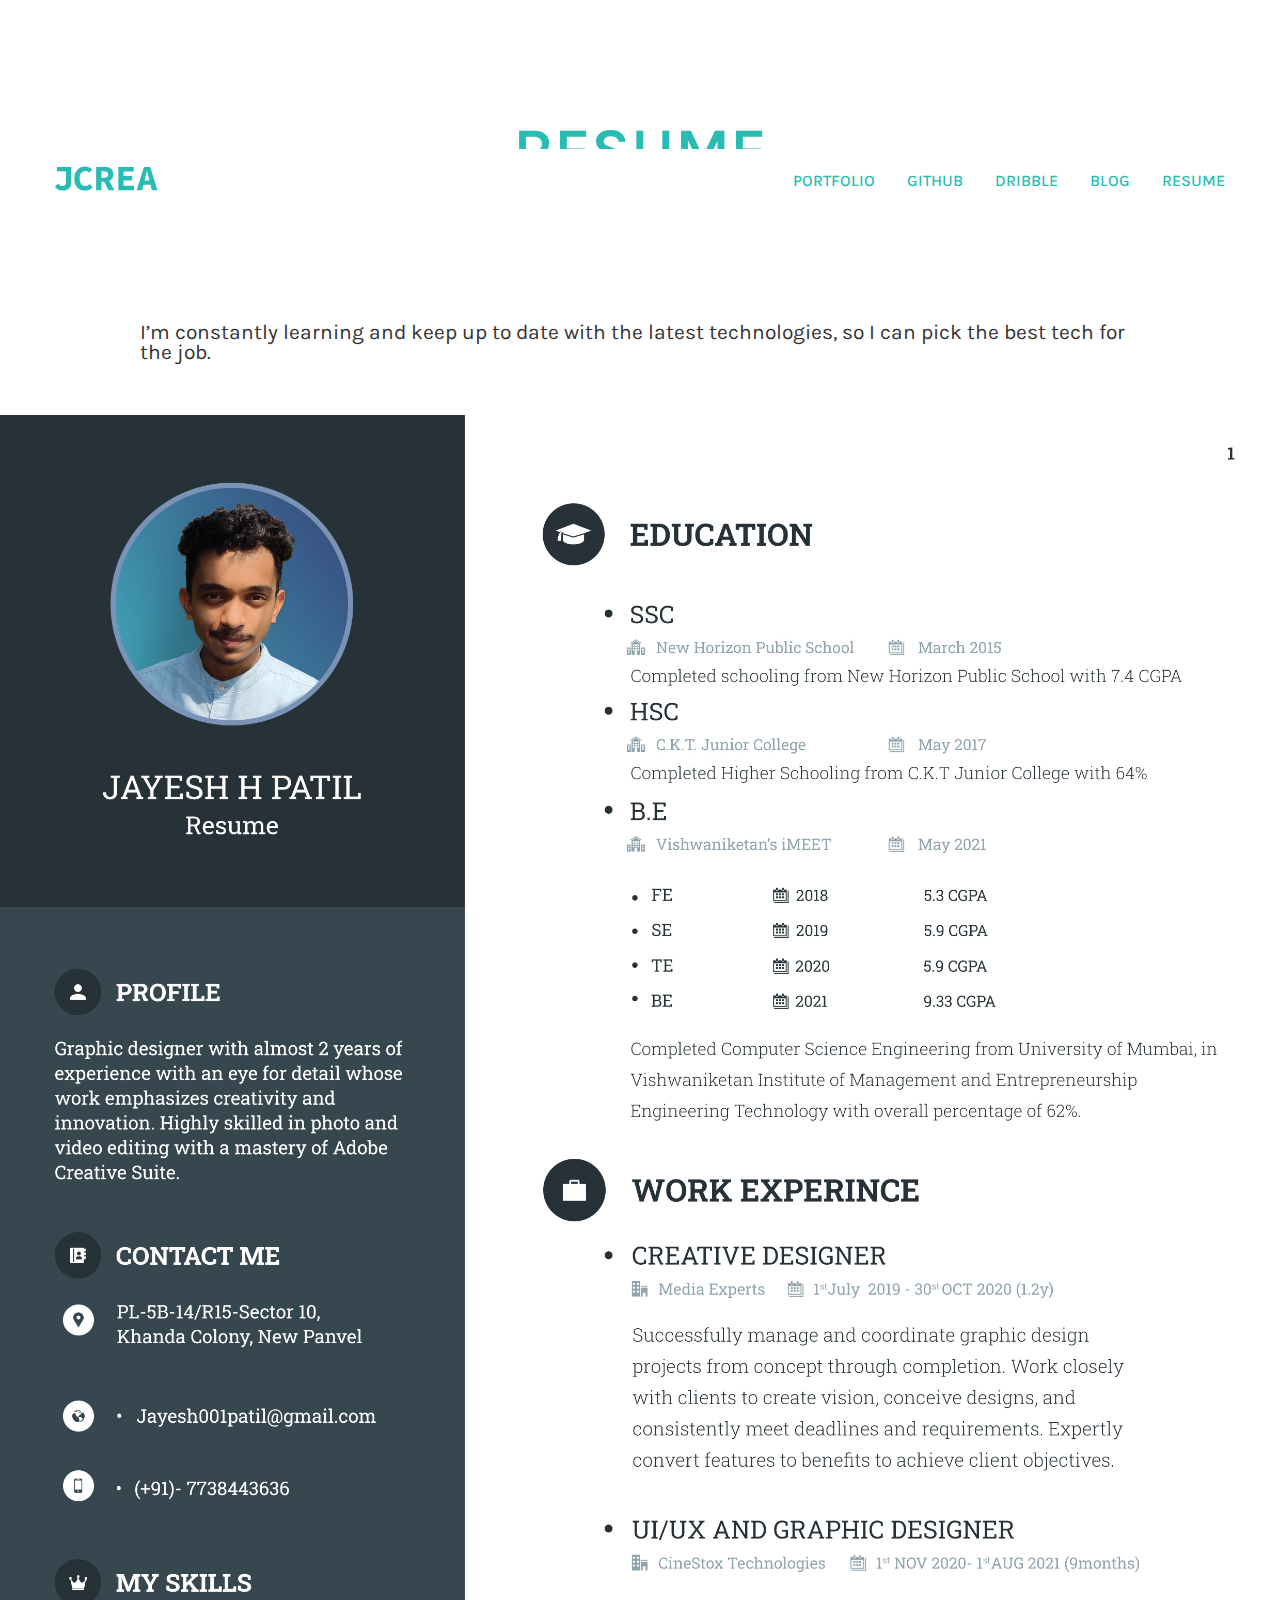
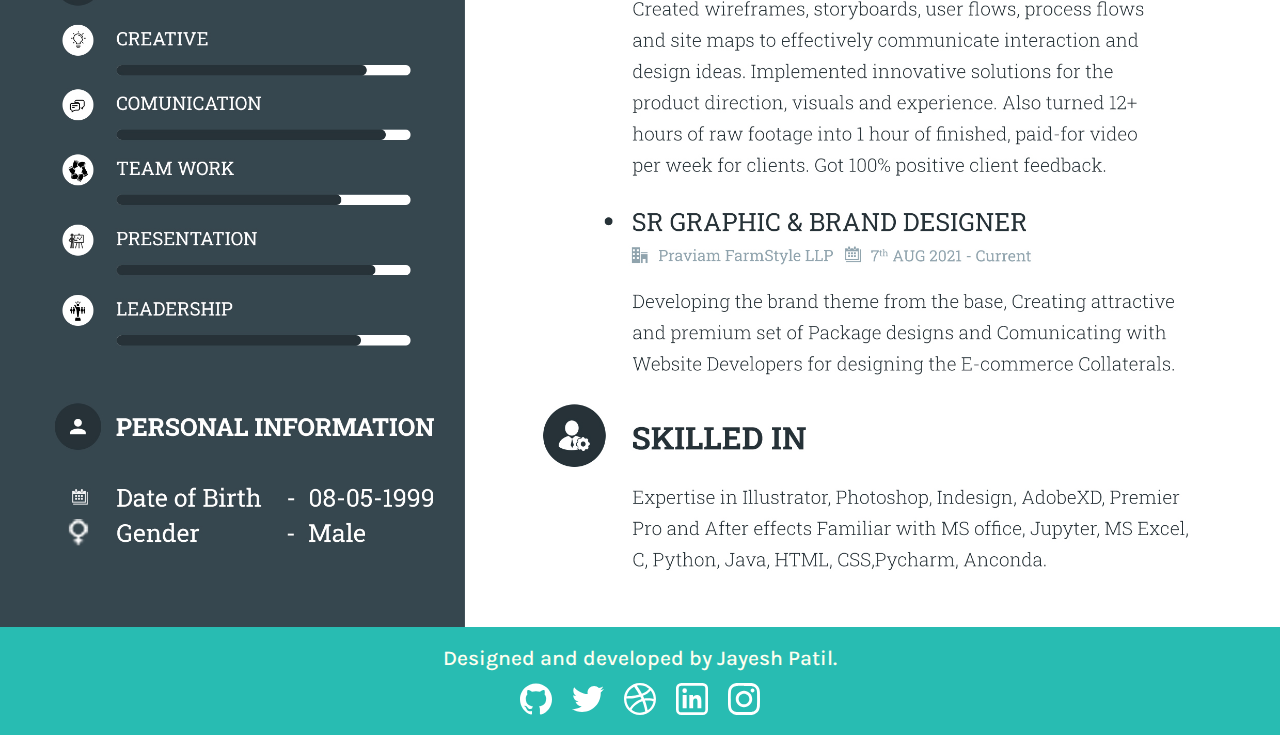
<file: resume.html>
<!DOCTYPE html>
<html lang="en">

<head>
    <meta charset="UTF-8">
    <meta http-equiv="X-UA-Compatible" content="IE=edge">
    <meta name="viewport" content="width=device-width, initial-scale=1.0">
    <link rel="stylesheet" href="style.css">
    <title>Resume</title>
    <link rel = "icon" href = 
        "JCREA-icon.svg">
</head>

<body>

    <header class="header">
        <nav class="navbar container">
            <div class="logo">
                
                    <svg width="auto" height="25" id="Layer_1" data-name="Layer 1" xmlns="http://www.w3.org/2000/svg"
                        viewBox="0 0 2044 497">
                        <defs>
                            <style>
                                .cls-1 {
                                    fill: #191919;
                                }
                            </style>
                        </defs>
                        <title>JCREA</title>
                        <path class="first_name"
                            d="M0,412.53,60.07,348c26.37,32.86,57.54,50.62,88.06,50.65,46.94,0,71.1-20.4,71.14-83.5l.16-208.26L39.2,106.71l.07-87.43,284.84.22-.23,304.23c-.07,90.3-44.68,165-172.35,164.93C100.33,488.63,40.2,468.63,0,412.53Z">
                        </path>
                        <path class="last_name"
                            d="M382.35,252.59c.12-152.7,97-241.25,220.62-241.15,58.5,0,106.47,27.94,137.66,58.69l-57.56,64.45c-22-20.38-46.82-33.09-80.17-33.12-65.51,0-113.39,55.52-113.45,147.78C489.37,343.92,537.16,398.9,606.78,399c33.28,0,60.76-16.28,83.17-40.6l57.44,63.1c-37.67,44.44-89.33,67.6-151.45,67.55C481.23,488.91,382.23,408,382.35,252.59Z">
                        </path>
                        <path class="last_name"
                            d="M1182.12,481,1077.9,296.62c49.28-22.21,82.27-65.11,82.32-132.78.09-109.58-80.33-143.56-178.09-143.64l-164.06-.12-.35,460.61,104.65.08.12-165.69,54.86,0,87.93,165.75ZM922.65,102.9l50.91,0c54.88,0,84.31,15.35,84.27,60.82,0,45.09-29.49,68.63-84.37,68.59l-50.91,0Z">
                        </path>
                        <path class="last_name"
                            d="M1259,20.41l305.9.23-.07,87.4-201.44-.15-.07,92.38,171.15.13-.07,87.4-171.15-.13-.08,106,208.53.16-.07,87.43-313-.24Z">
                        </path>
                        <path class="last_name"
                            d="M1926,481.52l110.74.09L1893.39,20.89,1768.2,20.8,1624.11,481.3l106.9.08,28.25-109.53,138.88.1ZM1780.2,290.64l11-42.42c11.72-46,24.59-99.92,35.93-148.52h2.83c11.08,48.62,25.07,102.59,36.73,148.58l10.8,42.44Z">
                        </path>
                    </svg>
            </div>
            <ul class="navbar__links">
                <li class="navbar__links-item"><a href="index.html">PORTFOLIO</a> </li>
                <li class="navbar__links-item"><a href="https://github.com/Jayesh3636" target="_blank">GITHUB</a> </li>
                <li class="navbar__links-item"><a href="">DRIBBLE</a> </li>
                <li class="navbar__links-item"><a href="Blogspot.html">BLOG</a> </li>
                <li class="navbar__links-item"><a href="resume.html">RESUME</a> </li>
            </ul>

        </nav>
    </header>
    <main>
<div ><h2 > RESUME </h2>
        <section class="technicalskillbg">
    
    <p class="resumetext">I’m constantly learning and keep up to date with the latest technologies, so I can pick the best tech for the
        job.</p>
    <center>
        <a href="Resume_jayesh_patil_JCREA.jpg">
            <img class="resumeimg" src="Resume_jayesh_patil_JCREA.jpg" alt="resume">
        </a></center>

    
   


        <div class="resume">
            </div></section>
</main>
<footer class="footer"><center>
    <div class="">
        <div class="footer__section">Designed and developed by Jayesh Patil.</div>
        <ul class="footer__social-list ">
            <li class="footer__social-item">
                <a class="footer__social-link" href="https://github.com/Jayesh3636" target="_blank" rel="noopener noreferrer"
                    aria-label="GitHub">
                    <svg class="footer__social-icon" role="img" viewBox="0 0 24 24" >
                        <title>GitHub icon</title>
                        <path
                            d="M12 .297c-6.63 0-12 5.373-12 12 0 5.303 3.438 9.8 8.205 11.385.6.113.82-.258.82-.577 0-.285-.01-1.04-.015-2.04-3.338.724-4.042-1.61-4.042-1.61C4.422 18.07 3.633 17.7 3.633 17.7c-1.087-.744.084-.729.084-.729 1.205.084 1.838 1.236 1.838 1.236 1.07 1.835 2.809 1.305 3.495.998.108-.776.417-1.305.76-1.605-2.665-.3-5.466-1.332-5.466-5.93 0-1.31.465-2.38 1.235-3.22-.135-.303-.54-1.523.105-3.176 0 0 1.005-.322 3.3 1.23.96-.267 1.98-.399 3-.405 1.02.006 2.04.138 3 .405 2.28-1.552 3.285-1.23 3.285-1.23.645 1.653.24 2.873.12 3.176.765.84 1.23 1.91 1.23 3.22 0 4.61-2.805 5.625-5.475 5.92.42.36.81 1.096.81 2.22 0 1.606-.015 2.896-.015 3.286 0 .315.21.69.825.57C20.565 22.092 24 17.592 24 12.297c0-6.627-5.373-12-12-12">
                        </path>
                    </svg></a></li>
            <li class="footer__social-item"><a class="footer__social-link" href="www.twitter.com" target="_blank"
                    rel="noopener noreferrer" aria-label="Twitter">
                    <svg class="footer__social-icon" role="img" viewBox="0 0 24 24" >
                        <title>Twitter icon</title>
                        <path
                            d="M23.954 4.569c-.885.389-1.83.654-2.825.775 1.014-.611 1.794-1.574 2.163-2.723-.951.555-2.005.959-3.127 1.184-.896-.959-2.173-1.559-3.591-1.559-2.717 0-4.92 2.203-4.92 4.917 0 .39.045.765.127 1.124C7.691 8.094 4.066 6.13 1.64 3.161c-.427.722-.666 1.561-.666 2.475 0 1.71.87 3.213 2.188 4.096-.807-.026-1.566-.248-2.228-.616v.061c0 2.385 1.693 4.374 3.946 4.827-.413.111-.849.171-1.296.171-.314 0-.615-.03-.916-.086.631 1.953 2.445 3.377 4.604 3.417-1.68 1.319-3.809 2.105-6.102 2.105-.39 0-.779-.023-1.17-.067 2.189 1.394 4.768 2.209 7.557 2.209 9.054 0 13.999-7.496 13.999-13.986 0-.209 0-.42-.015-.63.961-.689 1.8-1.56 2.46-2.548l-.047-.02z">
                        </path>
                    </svg></a></li>
            <li class="footer__social-item"><a class="footer__social-link" href="www.dribble.com" target="_blank"
                    rel="noopener noreferrer" aria-label="Dribbble">
                    <svg class="footer__social-icon" role="img" viewBox="0 0 24 24" >
                        <title>Dribbble icon</title>
                        <path
                            d="M12 24C5.385 24 0 18.615 0 12S5.385 0 12 0s12 5.385 12 12-5.385 12-12 12zm10.12-10.358c-.35-.11-3.17-.953-6.384-.438 1.34 3.684 1.887 6.684 1.992 7.308 2.3-1.555 3.936-4.02 4.395-6.87zm-6.115 7.808c-.153-.9-.75-4.032-2.19-7.77l-.066.02c-5.79 2.015-7.86 6.025-8.04 6.4 1.73 1.358 3.92 2.166 6.29 2.166 1.42 0 2.77-.29 4-.814zm-11.62-2.58c.232-.4 3.045-5.055 8.332-6.765.135-.045.27-.084.405-.12-.26-.585-.54-1.167-.832-1.74C7.17 11.775 2.206 11.71 1.756 11.7l-.004.312c0 2.633.998 5.037 2.634 6.855zm-2.42-8.955c.46.008 4.683.026 9.477-1.248-1.698-3.018-3.53-5.558-3.8-5.928-2.868 1.35-5.01 3.99-5.676 7.17zM9.6 2.052c.282.38 2.145 2.914 3.822 6 3.645-1.365 5.19-3.44 5.373-3.702-1.81-1.61-4.19-2.586-6.795-2.586-.825 0-1.63.1-2.4.285zm10.335 3.483c-.218.29-1.935 2.493-5.724 4.04.24.49.47.985.68 1.486.08.18.15.36.22.53 3.41-.43 6.8.26 7.14.33-.02-2.42-.88-4.64-2.31-6.38z">
                        </path>
                    </svg></a></li>
            <li class="footer__social-item"><a class="footer__social-link" href="https://www.linkedin.com/in/jayesh-patil-150b60150/" target="_blank"
                    rel="noopener noreferrer" aria-label="LinkedIn">
                    <svg class="footer__social-icon" viewBox="0 0 24 24" >
                        <title>LinkedIn icon</title>
                        <path
                            d="M20 0a4 4 0 014 4v16a4 4 0 01-4 4H4a4 4 0 01-4-4V4a4 4 0 014-4h16zm0 2H4a2 2 0 00-2 2v16a2 2 0 002 2h16a2 2 0 002-2V4a2 2 0 00-2-2zm-7.231 7v1.576h.037C13.193 9.809 14.134 9 15.54 9 18.46 9 19 11.019 19 13.646V19h-2.883v-4.743c0-1.131-.022-2.587-1.502-2.587-1.503 0-1.733 1.23-1.733 2.503V19H10V9h2.769zM8 9v10H5V9h3zM6.5 4a1.72 1.72 0 110 3.44A1.72 1.72 0 016.5 4z"
                            fill-rule="nonzero"></path>
                    </svg></a></li>
            <li class="footer__social-item"><a class="footer__social-link" href="https://www.instagram.com/_.__jayesh__._/" target="_blank"
                    rel="noopener noreferrer" aria-label="Instagram">
                    <svg class="footer__social-icon" role="img" viewBox="0 0 24 24" >
                        <title>Instagram icon</title>
                        <path
                            d="M12 0C8.74 0 8.333.015 7.053.072 5.775.132 4.905.333 4.14.63c-.789.306-1.459.717-2.126 1.384S.935 3.35.63 4.14C.333 4.905.131 5.775.072 7.053.012 8.333 0 8.74 0 12s.015 3.667.072 4.947c.06 1.277.261 2.148.558 2.913.306.788.717 1.459 1.384 2.126.667.666 1.336 1.079 2.126 1.384.766.296 1.636.499 2.913.558C8.333 23.988 8.74 24 12 24s3.667-.015 4.947-.072c1.277-.06 2.148-.262 2.913-.558.788-.306 1.459-.718 2.126-1.384.666-.667 1.079-1.335 1.384-2.126.296-.765.499-1.636.558-2.913.06-1.28.072-1.687.072-4.947s-.015-3.667-.072-4.947c-.06-1.277-.262-2.149-.558-2.913-.306-.789-.718-1.459-1.384-2.126C21.319 1.347 20.651.935 19.86.63c-.765-.297-1.636-.499-2.913-.558C15.667.012 15.26 0 12 0zm0 2.16c3.203 0 3.585.016 4.85.071 1.17.055 1.805.249 2.227.415.562.217.96.477 1.382.896.419.42.679.819.896 1.381.164.422.36 1.057.413 2.227.057 1.266.07 1.646.07 4.85s-.015 3.585-.074 4.85c-.061 1.17-.256 1.805-.421 2.227-.224.562-.479.96-.899 1.382-.419.419-.824.679-1.38.896-.42.164-1.065.36-2.235.413-1.274.057-1.649.07-4.859.07-3.211 0-3.586-.015-4.859-.074-1.171-.061-1.816-.256-2.236-.421-.569-.224-.96-.479-1.379-.899-.421-.419-.69-.824-.9-1.38-.165-.42-.359-1.065-.42-2.235-.045-1.26-.061-1.649-.061-4.844 0-3.196.016-3.586.061-4.861.061-1.17.255-1.814.42-2.234.21-.57.479-.96.9-1.381.419-.419.81-.689 1.379-.898.42-.166 1.051-.361 2.221-.421 1.275-.045 1.65-.06 4.859-.06l.045.03zm0 3.678c-3.405 0-6.162 2.76-6.162 6.162 0 3.405 2.76 6.162 6.162 6.162 3.405 0 6.162-2.76 6.162-6.162 0-3.405-2.76-6.162-6.162-6.162zM12 16c-2.21 0-4-1.79-4-4s1.79-4 4-4 4 1.79 4 4-1.79 4-4 4zm7.846-10.405c0 .795-.646 1.44-1.44 1.44-.795 0-1.44-.646-1.44-1.44 0-.794.646-1.439 1.44-1.439.793-.001 1.44.645 1.44 1.439z">
                        </path>
                    </svg></a></li>
        </ul>
    </div></center>
</footer>


</body>

</html>
</file>
<file: style.css>
@import url('https://fonts.googleapis.com/css2?family=Karla:wght@200;300;400;500;600;700;800&family=Poppins:wght@100;200;300;400;500;600;700;800;900&family=Space+Grotesk:wght@300;400;500;600;700&display=swap');

* {
    -webkit-box-sizing: border-box;
    -moz-box-sizing: border-box;
    box-sizing: border-box;
}

img {
    max-width: 100%;
    vertical-align: middle;
    display: inline-block;
    border: 0cm;
}

@media only screen and (max-width: 1920px) {


    :root {
        --theme-color: #28BCB2;
        --minion-yellow: #fcc100;
        --pirate-yellow: #283618;
    }



    .mid-logo {
        padding-right: 3rem;
    }

    .thghtext-2 {
        color: #28BCB2;
    }

    .thghttext {
        padding-top: 8rem;
        font-size: 1rem;
        color: #333c66;
        line-height: auto;
        font-weight: 800;
        letter-spacing: -.02em;
        max-width: 18em
    }







    .resumetext {
        padding-top: 3rem;
        padding-bottom: 2rem;
        font-size: 1.5em;
        max-width: 35em;
        margin-left: auto;
        margin-right: auto;
        max-width: 1000px;
    }

    .container {
        position: relative;
        z-index: 5;
        width: 100%;
        max-width: 1170px;
        margin-right: auto;
        margin-left: auto;
        top: 125px;


    }

    .nav-container {
        height: 5rem;
        margin: 0 auto;
        max-width: 1200px;
        padding: 0 1.5rem;

    }




    body {
        animation: fadeInAnimation ease 3s;
        color: #333;
        margin: 0;
        width: 100%;
        min-width: 320px;
        background-color: #fff;
        font-family: Karla, sans-serif;
        font-size: 14px;
        line-height: 20px;
        font-weight: 400;
        -webkit-font-smoothing: antialiased
    }

    @keyframes fadeInAnimation {
        0% {
            opacity: 0;
        }

        100% {
            opacity: 1;
        }
    }

    .header {
        padding-top: 1.5rem;
    }

    .navbar {
        height: 4rem;
        display: flex;
        align-items: center;
        justify-content: space-between;
        background-color: #fff
    }

    .first_name {
        fill: var(--theme-color)
    }

    .last_name {
        fill: var(--theme-color)
    }

    a {

        color: #28BCB2;
        text-decoration: none;
    }

    .navbar__links {
        font-weight: 500;
        text-decoration: none;
        list-style: none;
        display: flex;
        font-size: 16px;
    }

    .navbar__links-item {
        text-decoration: none;
    }

    .navbar__links-item:not(:last-child) {
        padding-right: 2rem
    }

    .navbar-links-atag {

        color: #28BCB2;
        text-decoration: none;
    }

    a {
        text-decoration: none;
    }

    .navbar-links-atag:hover {

        padding: .45em .6em;
        border-radius: .25rem;
        background-color: rgba(40, 188, 178);
        font-weight: 600;
        font-size: 18px;
        color: rgba(255, 255, 255);
        transition: ease-out .2s;
    }


    .navbar-links-atag:active {
        margin-left: .5rem;
        display: inline-block;
        padding: .35em .6em;
        border-radius: .25rem;
        background-color: rgba(51, 61, 102, .07);
        line-height: 1;
        white-space: nowrap;
        font-weight: 600;
        font-size: .975rem;
        color: rgba(51, 61, 102, .8);


    }









    .section {
        position: relative;
        padding-top: 4rem;


    }

    .section__container {
        position: relative;
        z-index: 2;
    }



    .middle-content {
        display: flex;
        justify-content: center
    }

    .middle-text {


        display: block;

    }

    .short_intro {
        color: #5b5b5b;
        display: block;
        font-size: 16px;
    }

    .social-navigation {
        text-align: right;
        margin-top: 9rem;
        margin-left: auto;

    }

    .hero_label {

        display: block;
        font-size: 15pt;
        letter-spacing: .03em;
        font-weight: 600;
        text-transform: uppercase;
        color: #8895bf
    }

    .profile-photo {
        display: block;
    }

    .centered-block {
        margin-top: 10rem;
        align-items: center;
    }

    .hero__title {
        font-family: Poppins;
        margin-top: 0;
        font-size: 3rem;
        color: #333c66;
        line-height: 45pt;
        font-weight: 800;
        letter-spacing: -.02em;
        max-width: 12em
    }

    .blog__title {
        margin-top: 0;
        font-size: 3rem;
        color: #333c66;
        line-height: 45pt;
        font-weight: 800;
        letter-spacing: -.02em;
        max-width: 15em
    }

    .hero__title-intro {

        margin-bottom: 3rem;
        color: var(--theme-color);
        font-weight: 600;
        letter-spacing: -.02em;
        max-width: 11em
    }

    .social-link {
        display: inline-block;
        margin-right: 7px;
        margin-left: 7px;
        padding: 30px;
        -webkit-box-pack: center;
        justify-content: center;
        -webkit-box-align: center;
        align-items: center;
        transition: all 200ms ease;
    }

    .social-icon {
        width: 35px;
        height: 35px;

    }




    .abouttext {
        color: #535353;
        font-size: 18px;
        max-width: 35em;

        max-width: 1000px;

        padding-bottom: 2rem;

    }

    .abouttext2 {
        font-size: 16px;
        text-justify: auto;
        margin-left: auto;
        margin-right: auto;
        max-width: 435px;
        padding-bottom: 3rem;
        color: #5b5b5b;
        text-align: center;
    }

    .h3-title {
        text-align: center;
        color: #b2c2c5;
        padding-top: 100px;
        font-weight: 700;
        font-size: 16px;
        letter-spacing: 2px;
        text-transform: uppercase;
        margin-bottom: 30px;
    }

    .h2-ts {
        margin-top: 0;
        margin-bottom: 0;
        font-family: 'Poppins';
        font-weight: 500;

        letter-spacing: -0.05em;

    }

    h2 {
        text-align: center;
        height: 5rem;

        padding: 0rem 1rem 0rem 1rem;
        font-size: 64px;
        font-weight: 600;
        color: #28BCB2;

    }

    .technicalskillbg {
        padding: 20px auto;
        background-color: #ffffff;
    }

    .wrapper {

        display: grid;
        grid-template-columns: 1fr 1fr;
        max-width: 1200px;
        margin: auto;
        padding-bottom: 50px;
    }

    .blog-wrapper {
        padding: 0 120px;
        display: grid;
        grid-template-columns: 1fr 1fr;
    }

    .no-bullets {

        list-style: none;
        display: flex;


    }

    .no-bullets-small {
        padding-left: 0;
        list-style: none;
        display: flex;


    }

    .nodejs-small-list:hover {
        background-color: rgba(219, 223, 233, 0.41);
        transform: translate(0px, -4px);
        color: #1b7dd2;
    }

    .nodejs-small-list {
        margin-bottom: 0%;
        margin-left: .5rem;
        display: inline-block;
        padding: .35em .6em;
        border-radius: .25rem;
        background-color: rgba(202, 208, 223, 0.41);
        line-height: 1;
        white-space: nowrap;
        font-weight: 400;
        font-size: .875rem;
        color: rgba(78, 105, 105, 0.6);
        transition: all 200ms ease
    }

    .skills_background {
        padding: 35px;
        border-radius: 16px;
        background-color: rgb(255, 255, 255);
        -webkit-transition: all 400ms ease;
        transition: all 500ms ease;

    }

    .skills_background:hover {
        transform: translate(0px, -5px);
        box-shadow: 11px 11px 130px 70px rgba(206, 212, 224, 0.18);
    }

    h3 {
        font-size: 2.1rem;
        color: var(--theme-color);
        margin: 0;
    }

    .img-blog {
        max-width: 650px;
        height: auto;
        max-height: 350px;
        align-self: center;
        display: block;
        margin-left: auto;
        margin-right: auto;
        border-radius: 1rem;
    }

    .blog-title {
        line-height: 70px;
        font-size: 4rem;
        color: #333c66;

    }

    .blog-middle-content {
        padding-top: 8rem;
        display: flex;
        justify-content: center
    }

    .blog-small-list {
        margin-bottom: 2rem;
        display: inline-block;
        padding: .55em .55em;
        border-radius: .25rem;
        background-color: rgba(51, 61, 102, .07);
        line-height: 1;
        white-space: nowrap;
        font-weight: 400;
        font-size: 1rem;
        color: rgba(51, 61, 102, .8);
    }

    .skills-desc {
        font-size: 18px;
        margin-bottom: 1.5rem;
        color: #5b5b5b;
        line-height: 1.5;
        font-weight: 400;
    }


    h1 {
        margin-top: 0px;
        margin-bottom: 20px;
        font-family: Poppins;
        color: #233C6C;
        font-size: 64px;
        line-height: 1;
        font-weight: 700;
        letter-spacing: -0.04em;
    }

    .h1-title {
        margin-top: 0;
        margin-bottom: 3rem;
        font-family: 'Poppins';
        font-weight: 500;
        letter-spacing: -0.05em;
    }

    .heading-width {
        max-width: 850px;
    }

    .title {
        margin-bottom: 20px;
        color: #b4b2c5;
        font-size: 16px;
        font-weight: 700;
        letter-spacing: 2px;
        text-transform: uppercase;
    }

    .bg-block-blue {
        position: absolute;
        left: 0%;

        right: auto;
        bottom: auto;
        z-index: -11;
        width: 62.9%;
        height: 100%;
        max-height: 100%;
        min-height: 500px;
        min-width: 400px;
        border-top-right-radius: 55px;
        border-bottom-right-radius: 55px;
        background-color: #e6f1fb66;

    }

    .about {
        margin-top: 65px;
        margin-bottom: 295px;
    }


    .social-media-color {
        color: #23c8bd;
        fill: #20e9db;


    }

    /* footer starts-------------------------------------------------------------------------- */




    .footer {
        margin: 0px;
        background-color: var(--theme-color);

    }

    .footer-container {
        margin: 0 auto;
        max-width: 1400px;
        padding: 0 1.5rem;
        display: flex;
        justify-content: space-between;
    }

    .footer__inner {
        margin: 0;
        padding: em;
        display: flex;
    }

    .footer__section {

        padding-top: 1em;
        margin-bottom: 1em;

        font-weight: 500;
        font-size: 1.5em;
        color: ivory;
        margin-bottom: 0px;
        display: block;

    }

    .footer__social-list {
        margin-top: 1.1em;
        padding-left: 0;
        list-style: none;
        display: inline-flex;
    }

    .footer__social-link {
        text-decoration: none;
        padding: 10px;

    }

    .footer__social-icon {
        height: 32px;
        color: white;
        fill: #fff;

    }

    .footer__social-icon:hover {
        fill: #333c66;
        color: #333c66
    }




    /* foooter ended------------------------------------------------------------------------------------------------------------ */



    /* hamburger menu  */
    .hamburger {
        display: none;
    }

    .bar {
        display: block;
        width: 25px;
        height: 3px;
        margin: 5px auto;
        -webkit-transition: all 0.3s ease-in-out;
        transition: all 0.3s ease-in-out;
        background-color: #28BCB2;
    }

    /* hamburger menu */

    .small-profile-tab {
        display: -webkit-box;
        display: -webkit-flex;
        display: -ms-flexbox;
        display: flex;
        margin-top: -15px;
        -webkit-box-align: center;
        -webkit-align-items: center;
        -ms-flex-align: center;
        align-items: center
    }

    .profile-picture {
        overflow: hidden;
        width: 65px;
        height: 65px;
        min-height: 65px;
        min-width: 65px;
        margin-right: 20px;
        /* border: 4px; */
        /* border-style: solid;      */
        border-radius: 100px;
        border-color: rgb(0, 0, 0);
        background-color: #cdcaff;
        box-shadow: 11px 33px 55px 0 rgba(85, 82, 124, 0.15);
    }

    .profile-name {
        margin-top: 0;
        margin-bottom: 4px;
        color: #130f49;
        font-size: 18px;
        line-height: 1.4;
        font-weight: 700;
        letter-spacing: -0.01em;
    }

    .detail {
        color: #b4b2c5;
        font-size: 15px;
        font-weight: 400;
    }

    .about-social-wrapper {


        margin-top: 100px;

    }

    .layout-grid {

        display: grid;
        grid-auto-columns: 1fr;

        grid-template-columns: 1fr 1fr 1fr 1fr;

        grid-template-rows: auto auto;
        row-gap: 24px;
        column-gap: 24px;
    }

    .abt-social-icon {
        display: -webkit-box;
        display: -webkit-flex;
        display: -ms-flexbox;
        display: flex;
        width: 100%;
        min-height: 210px;
        margin-right: auto;
        margin-left: auto;
        padding: 22px;
        -webkit-box-orient: vertical;
        -webkit-box-direction: normal;
        -webkit-flex-direction: column;
        -ms-flex-direction: column;
        flex-direction: column;
        -webkit-box-pack: center;
        -webkit-justify-content: center;
        -ms-flex-pack: center;
        justify-content: center;
        -webkit-box-align: center;
        -webkit-align-items: center;
        -ms-flex-align: center;
        align-items: center;
        border-style: solid;
        border-width: 2px;
        border-color: #fff;
        border-radius: 32px;
        background-color: #fff;
        box-shadow: 14px 14px 120px 0 rgba(139, 131, 131, 0.18);
        -webkit-transition: all 350ms ease;
        transition: all 350ms ease;
    }

    .abt-social-icon:hover {
        border: 2px solid #f8979b;
        transform: translate(0px, 0px);

    }

    .social-logo {
        width: 60px;
        margin-bottom: 32px;
    }




    .social-name {

        color: #03232b;
        font-size: 18px;
        font-weight: 600;
        letter-spacing: -0.03em;

    }


}
























@media only screen and (max-width: 640px) {
    :root {

        overflow-x: hidden;
    }

    *,
    :after,
    :before {
        box-sizing: inherit;
    }

    /* header */
    .navbar__links {
        z-index: 2;

        position: relative;
        right: -125%;
        top: 18rem;
        flex-direction: column;
        background-color: #03232b;
        width: 148px;
        border-radius: 10px;
        text-align: left;
        transition: 0.3s;
        box-shadow:
            -35px 30px 100px rgba(1, 26, 26, 0.38);
    }

    .navbar__links-item {

        margin: 2.5rem 0;
    }

    .navbar__links.active {
        right: -20%;
    }

    .navbar__links-item:not(:last-child) {
        padding-right: 0rem;
    }

    .hamburger {
        display: block;
        cursor: pointer;
    }

    .hamburger.active .bar:nth-child(2) {
        opacity: 0;
    }

    .hamburger.active .bar:nth-child(1) {
        transform: translateY(8px) rotate(45deg);
    }

    .hamburger.active .bar:nth-child(3) {
        transform: translateY(-8px) rotate(-45deg);
    }


    /* header over */

    .section {
        position: relative;
        padding-top: 0rem;
    }


    .middle-content {

        display: block;
        justify-content: center;
        padding-top: 2rem;
        padding-bottom: calc(10vw + 2.5rem);
        background-color: #d9faf765;
    }


    .profile-photo {
        display: none;
        height: auto;
    }

    .centered-block {
        margin: auto;
        align-items: center;
        padding-left: 1.5rem;
    }

    .hero:after {

        position: absolute;
        bottom: 124.1rem;
        left: 8px;
        width: 100%;
        height: 15vw;
        background-image: url("data:image/svg+xml;charset=utf-8,%3Csvg xmlns='http://www.w3.org/2000/svg' viewBox='0 0 100 100' preserveAspectRatio='none'%3E%3Cpolygon fill='%23fff' points='0 100, 100 100, 100 0'/%3E%3C/svg%3E");
        background-repeat: no-repeat;
        background-size: 100% 100%;
    }


    .hero_label {
        display: block;
        font-size: 1rem;
        letter-spacing: .03em;
        font-weight: 600;
        text-transform: uppercase;
        color: #8895bf;

        margin: initial;
    }

    .hero__title {


        font-size: 1.875rem;
        color: #333c66;
        line-height: 1.375;
        font-weight: 700;
        letter-spacing: -.02em;
        max-width: 11em;
    }

    .abouttext {
        color: #686868;
        font-size: 1.15rem;
        max-width: 17em;
        margin-left: 1.5rem;
        margin-right: 1.5rem;
        padding-top: 0rem;
        padding-bottom: 2rem;
        text-align: left;
        text-justify: auto;
    }

    h2 {
        text-align: center;
        height: 5rem;
        padding: 3rem 1rem 0rem 1rem;
        font-size: 1.5rem;
        color: #28BCB2;
    }

    .abouttext2 {
        font-size: 1.15rem;
        max-width: 17em;
        text-justify: auto;
        margin-left: 1.5rem;
        margin-right: 1.5rem;
        max-width: 700px;
        padding-bottom: 3rem;

    }


    .wrapper {
        display: flex;
        flex-direction: column;
        grid-template-columns: 1fr 1fr;
        max-width: 100%;
        margin: 0 auto;
        padding-bottom: 50px;
        text-align: justify;
    }

    .no-bullets {
        padding: 0rem 1rem;
    }

    .jcc {
        justify-content: center;
    }


    h3 {
        font-size: 1.1rem;

    }

    .skills-desc {
        font-size: .9rem;
        margin-bottom: 1.5rem;

        line-height: 1.5;
        font-weight: 400;

    }

    .skills-title {
        margin-top: 0;
        font-size: 26px;
        display: flex;

    }

    .skills_logo {
        display: none;
    }

    .skills_name {

        border-radius: .6rem;
    }




    .nodejs-small-list {

        margin-right: .5rem;
        display: inline-block;
        padding: .35em .6em;
        border-radius: .25rem;

        line-height: 1;
        white-space: nowrap;
        font-weight: 400;
        font-size: .75rem;

    }

    /* footer */
    .footer-container {
        margin: 0 auto;
        max-width: 1400px;
        padding: 0 1.5rem;
        display: block;
        justify-content: space-between;
    }

    .footer__section {
        padding-top: 1em;
        margin-bottom: 1em;
        font-weight: 500;
        font-size: 1em;
        color: ivory;
        margin-bottom: 0px;
        display: block;
    }

    .footer__social-icon {
        height: 24px;
        color: white;
        fill: #fff;
    }

    html,
    body {
        max-width: 100%;
        overflow-x: hidden;
    }

    .social-navigation {
        text-align: center;
        margin-top: 1rem;
        margin-left: auto;
        justify-content: space-evenly;
    }

    .social-link {
        padding: 12px;
    }

    .abt-social-icon {

        display: flex;
        width: 100%;
        min-height: 100px;
        margin-right: auto;
        margin-left: auto;
        padding: 6px;
        -webkit-box-orient: vertical;
        -webkit-box-direction: normal;
        -webkit-flex-direction: column;
        -ms-flex-direction: column;
        flex-direction: column;
        -webkit-box-pack: center;
        -webkit-justify-content: center;
        -ms-flex-pack: center;
        justify-content: center;
        -webkit-box-align: center;
        -webkit-align-items: center;
        -ms-flex-align: center;
        align-items: center;
        border-style: solid;
        border-width: 2px;
        border-color: #fff;
        border-radius: 12px;
        background-color: #fff;
        box-shadow: 14px 14px 120px 0 rgb(139 131 131 / 18%);
        -webkit-transition: all 350ms ease;
        transition: all 350ms ease;
    }

    .social-logo {
        width: 24px;
        margin-bottom: 12px;
    }

    .social-name {
        color: #03232b;
        font-size: 12px;
        font-weight: 600;
        letter-spacing: -0.03em;
    }

    .title {
        margin-bottom: 1.4rem;
        margin-left: 1.4rem;
        color: #b4b2c5;
        font-size: 11px;
        font-weight: 700;
        letter-spacing: 2px;
        text-transform: uppercase;
    }

    .h1-title {
        margin-top: 0;
        margin-bottom: 3rem;
        font-family: 'Poppins';
        font-weight: 500;
        letter-spacing: -0.05em;
        color: #233C6C;
        font-size: 54px;
        line-height: 1;
        margin-left: 1.4rem;
    }

    .heading-width {
        max-width: 300px;
    }

    .about {
        margin-top: 65px;
        margin-bottom: 155px;
    }

    .small-profile-tab {
        margin-left: 1.4rem;
    }
}
</file>
